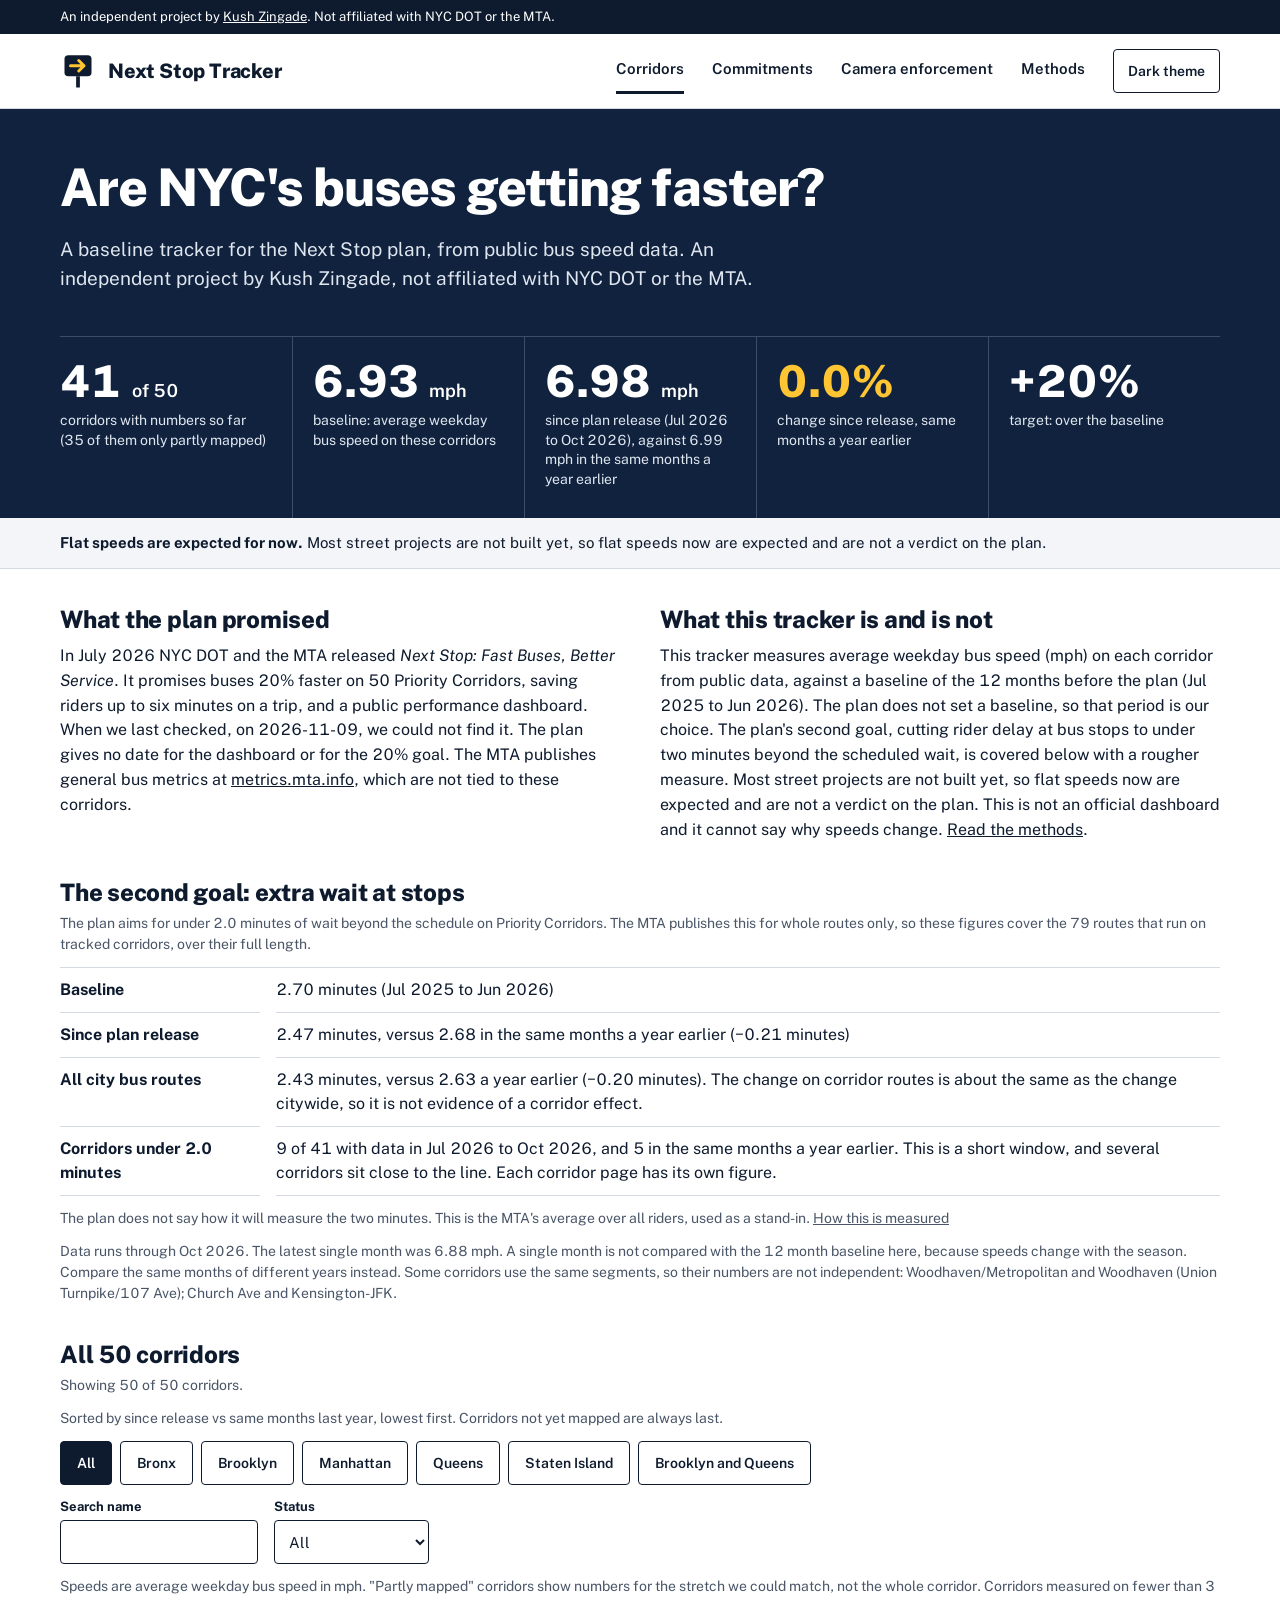
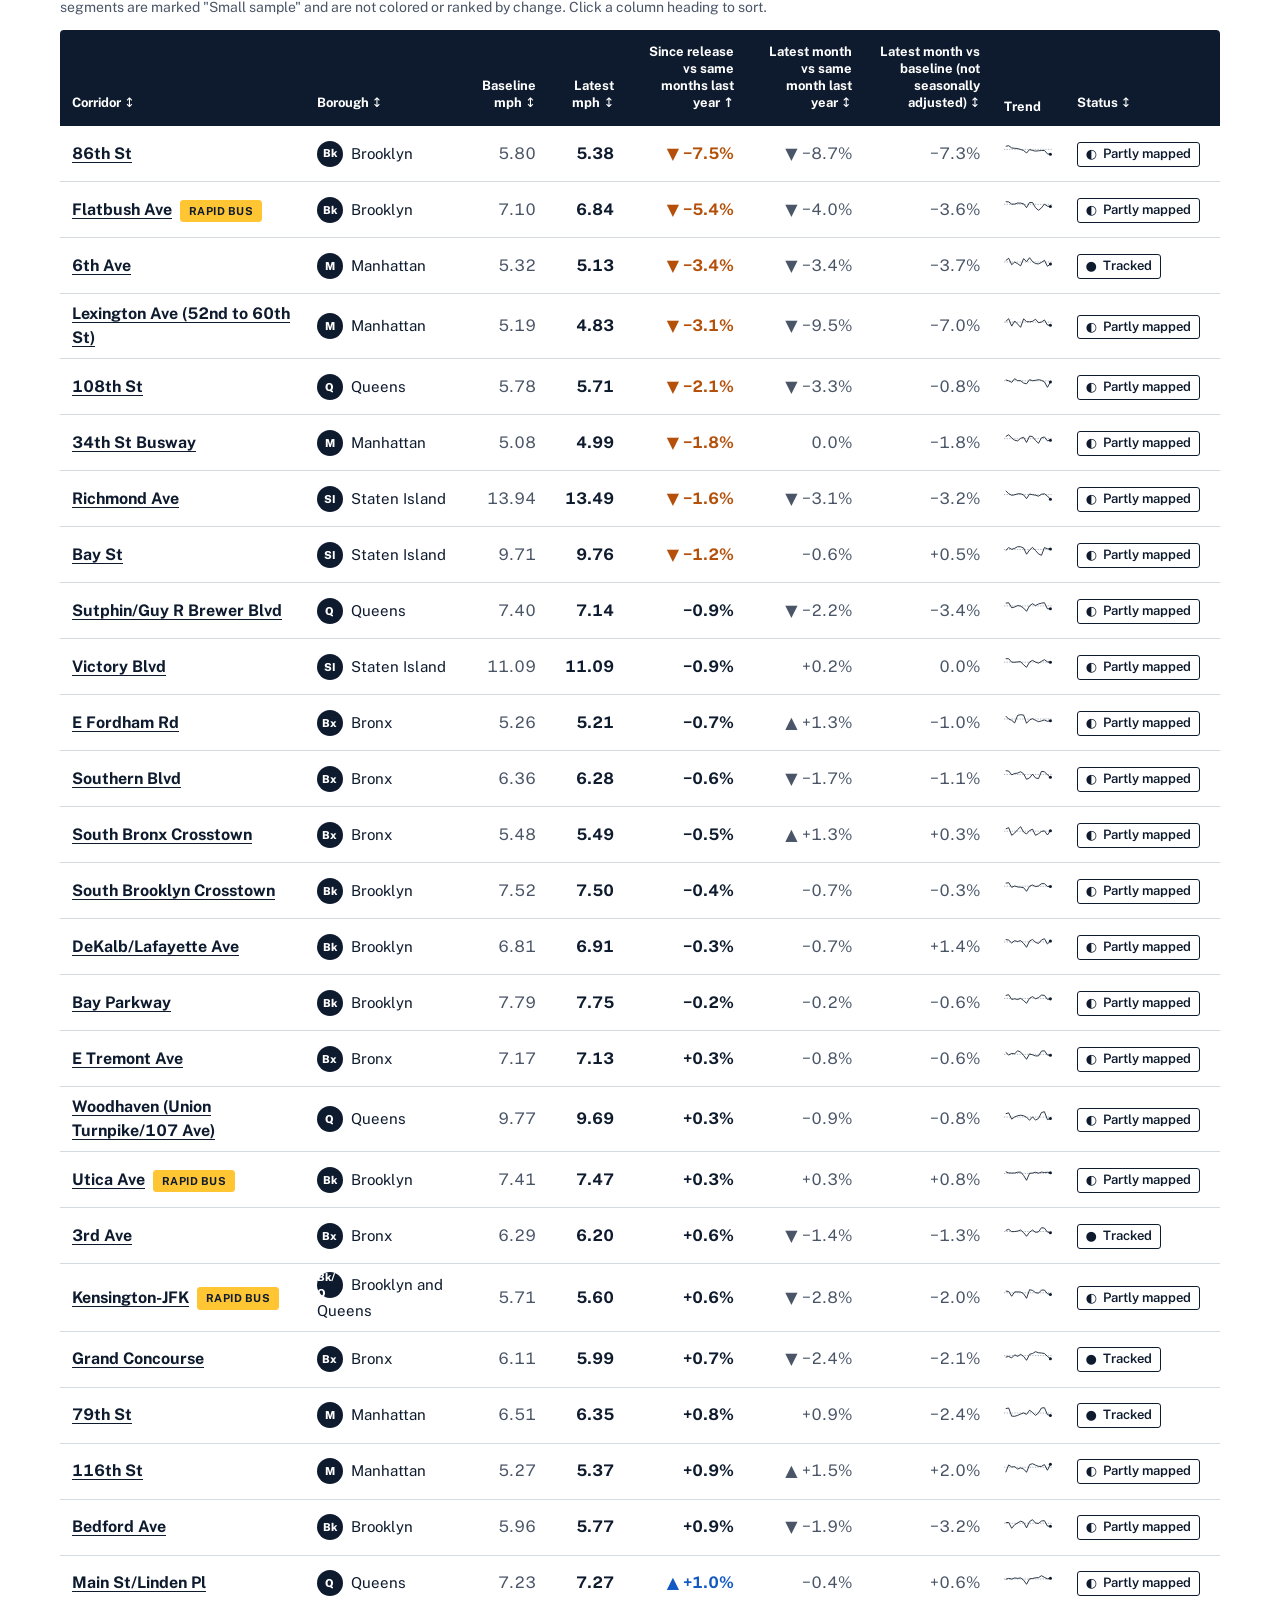
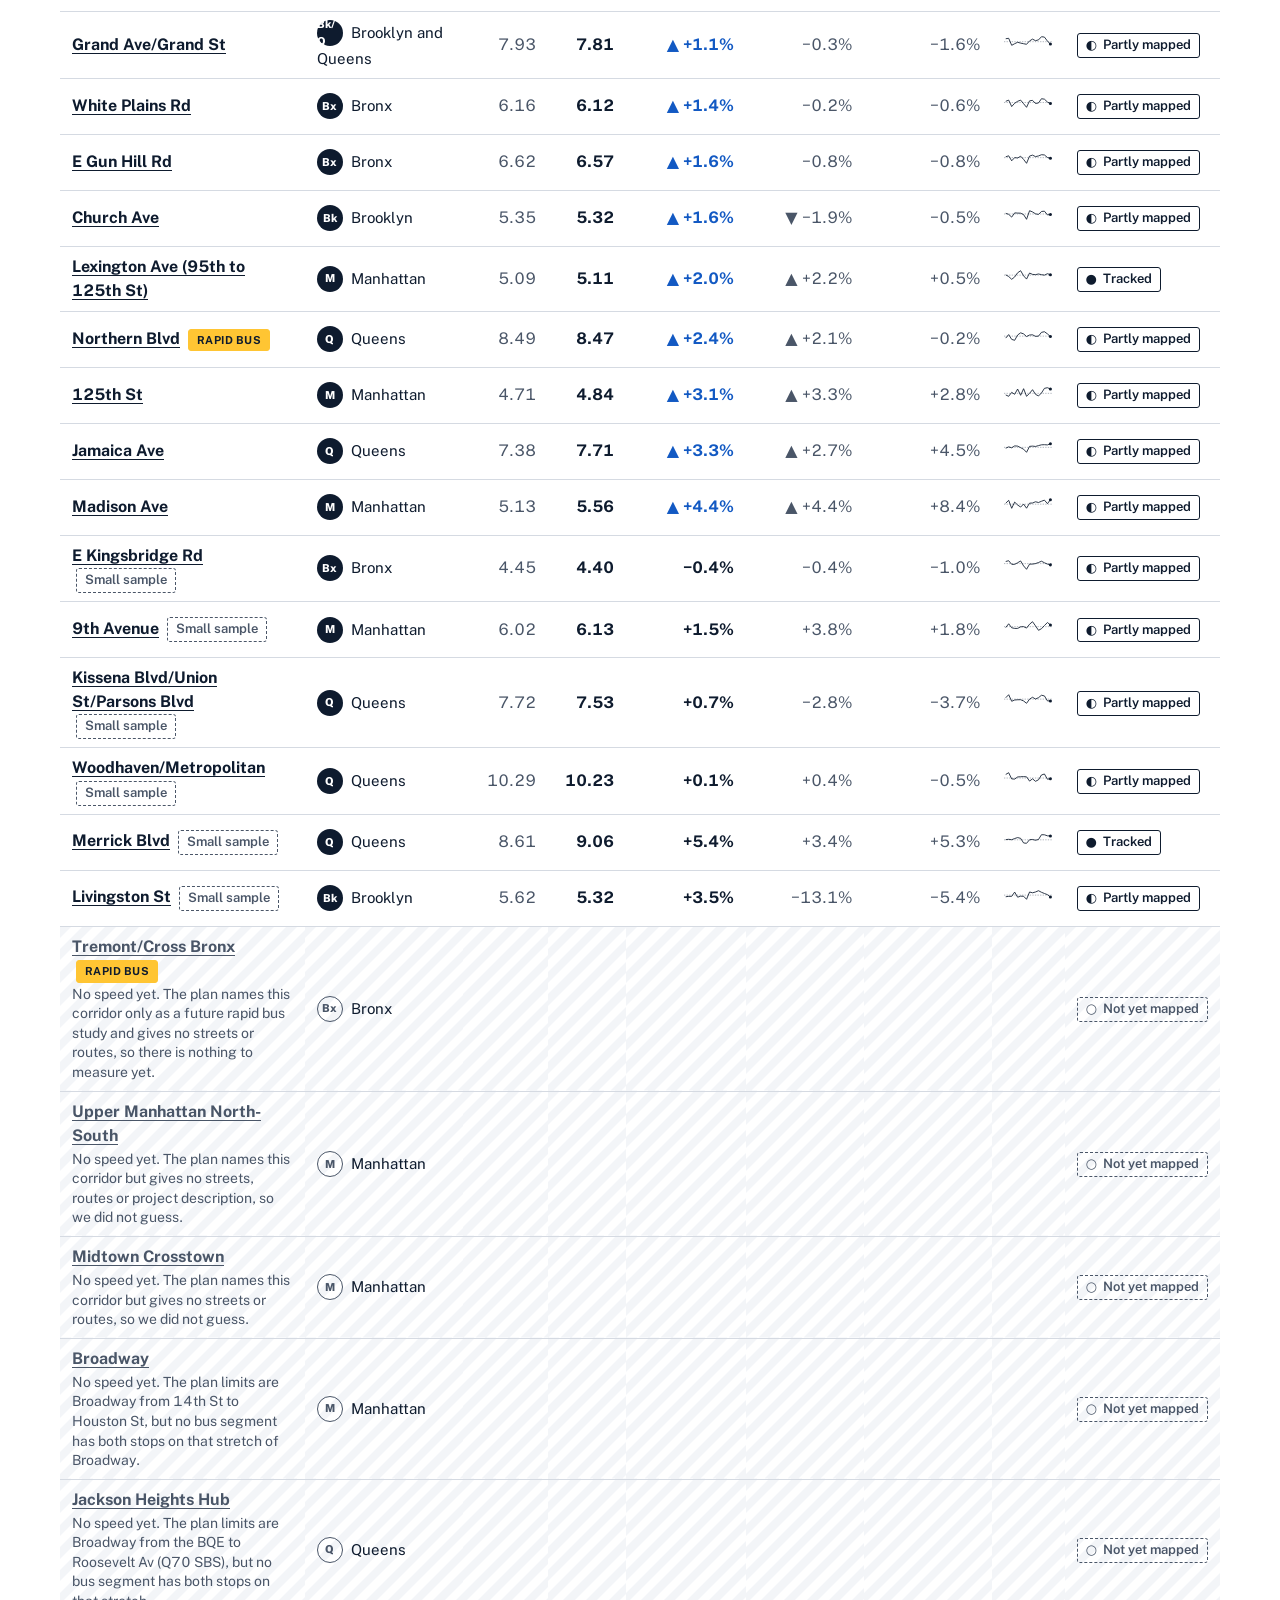
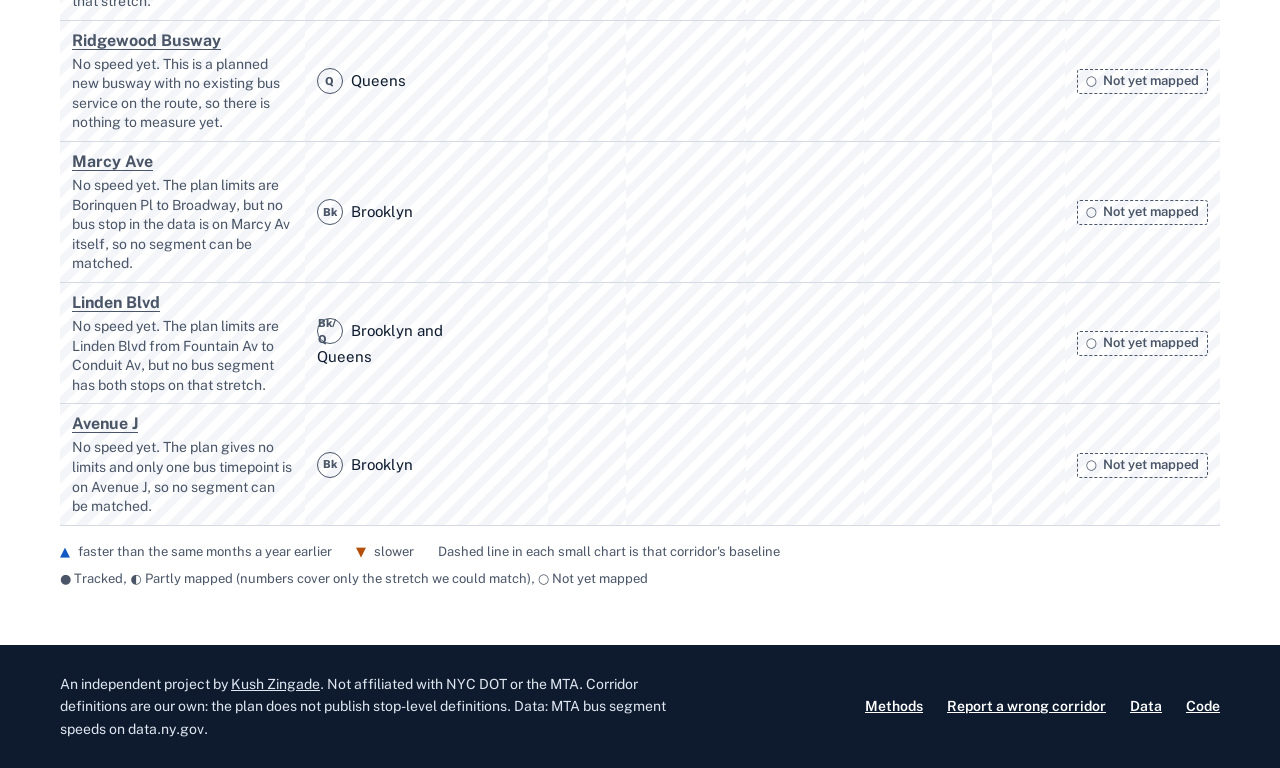
<file: site/index.html>
<!doctype html>
<html lang="en"><head><meta charset="utf-8"><meta name="viewport" content="width=device-width,initial-scale=1">
<title>Home | Next Stop Tracker</title>
<meta name="description" content="Independent baseline tracker for NYC's Next Stop: Fast Buses, Better Service plan.">
<script>(function(){var t=null;try{t=localStorage.getItem('nst-theme')}catch(e){}if(t!=='light'&&t!=='dark'){t='light';try{if(matchMedia('(prefers-color-scheme: dark)').matches)t='dark'}catch(e){}}document.documentElement.dataset.theme=t})()</script>
<link rel="icon" href="logo.svg" type="image/svg+xml">
<link rel="preconnect" href="https://fonts.googleapis.com"><link rel="preconnect" href="https://fonts.gstatic.com" crossorigin>
<link href="https://fonts.googleapis.com/css2?family=Public+Sans:wght@400;600;700;800&display=swap" rel="stylesheet">
<link rel="stylesheet" href="tokens.css"><link rel="stylesheet" href="style.css"></head>
<body data-page="home"><a class="skip" href="#app">Skip to content</a>
<div id="chrome-top"></div>
<main id="app" tabindex="-1"><div class="wrap"><p>Loading</p><noscript><p>This page needs JavaScript to show data.</p></noscript></div></main><div id="chrome-bottom"></div>
<script src="app.js"></script></body></html>
</file>
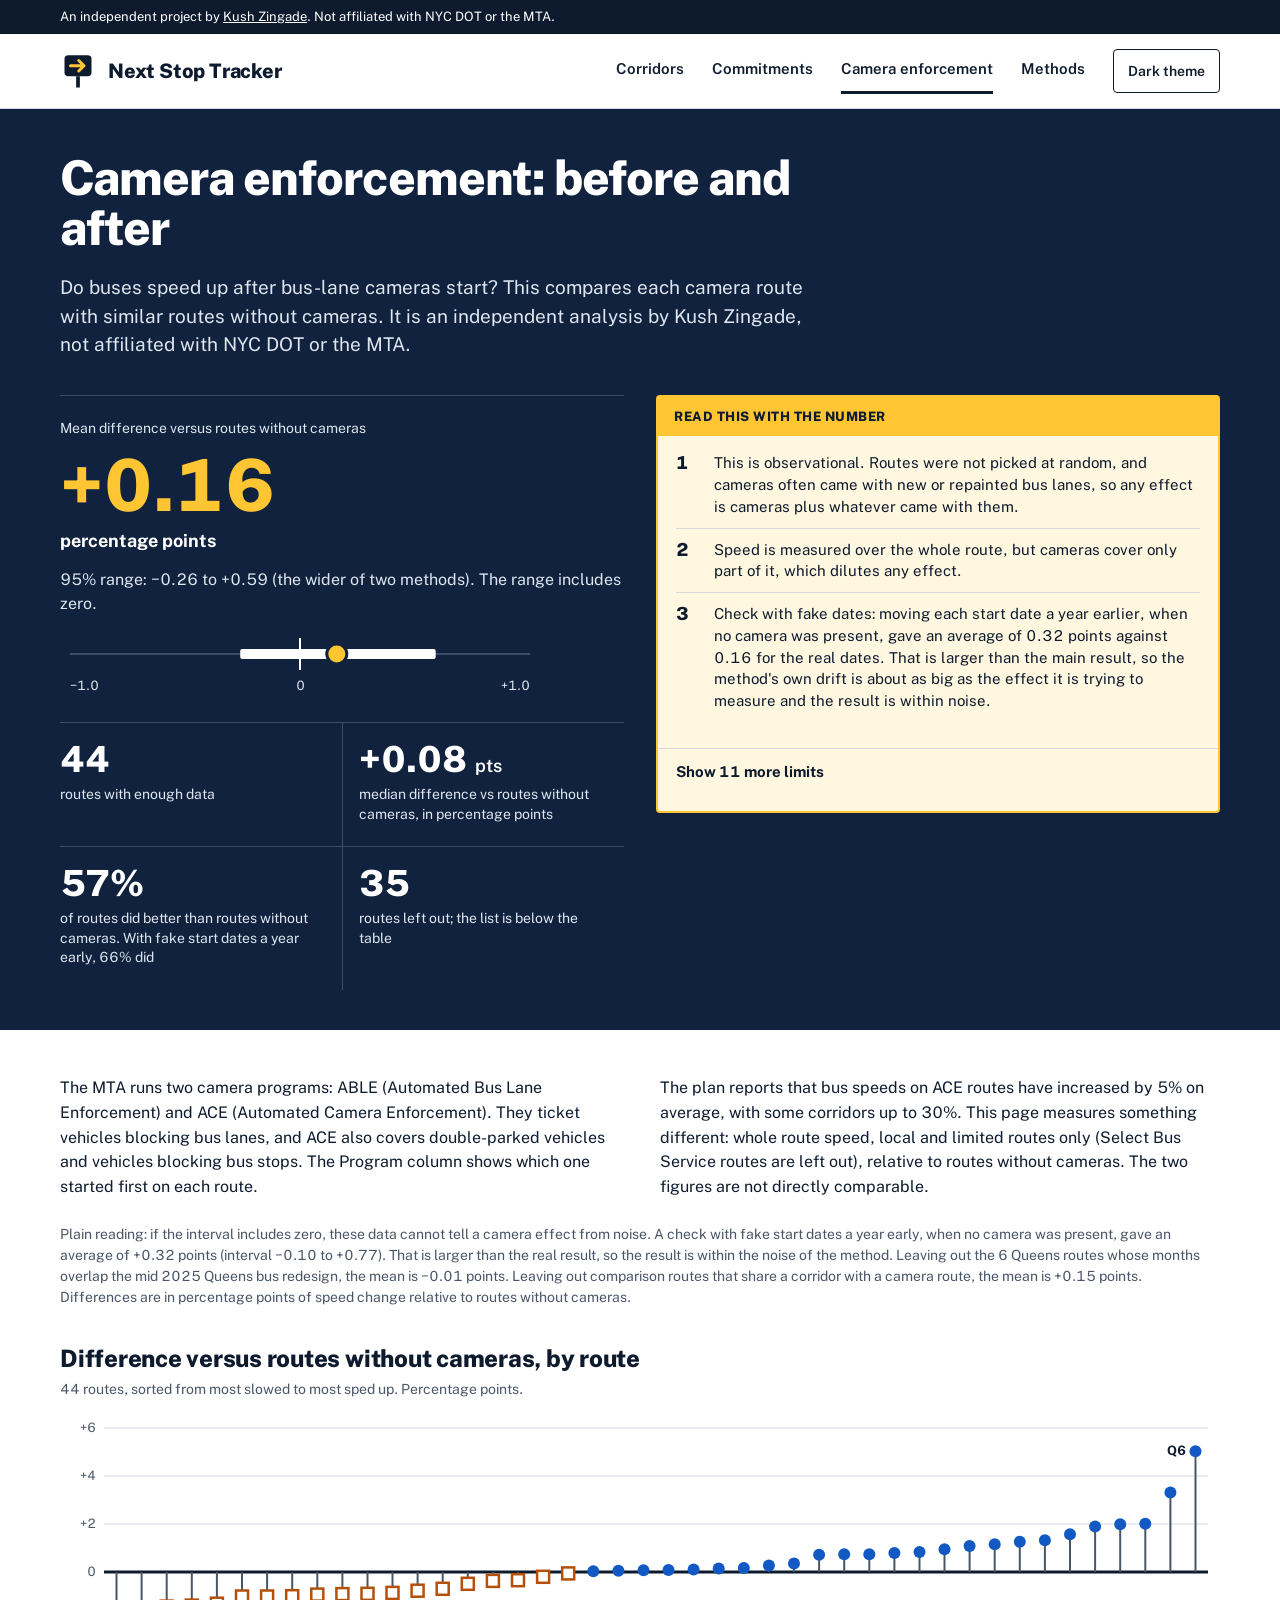
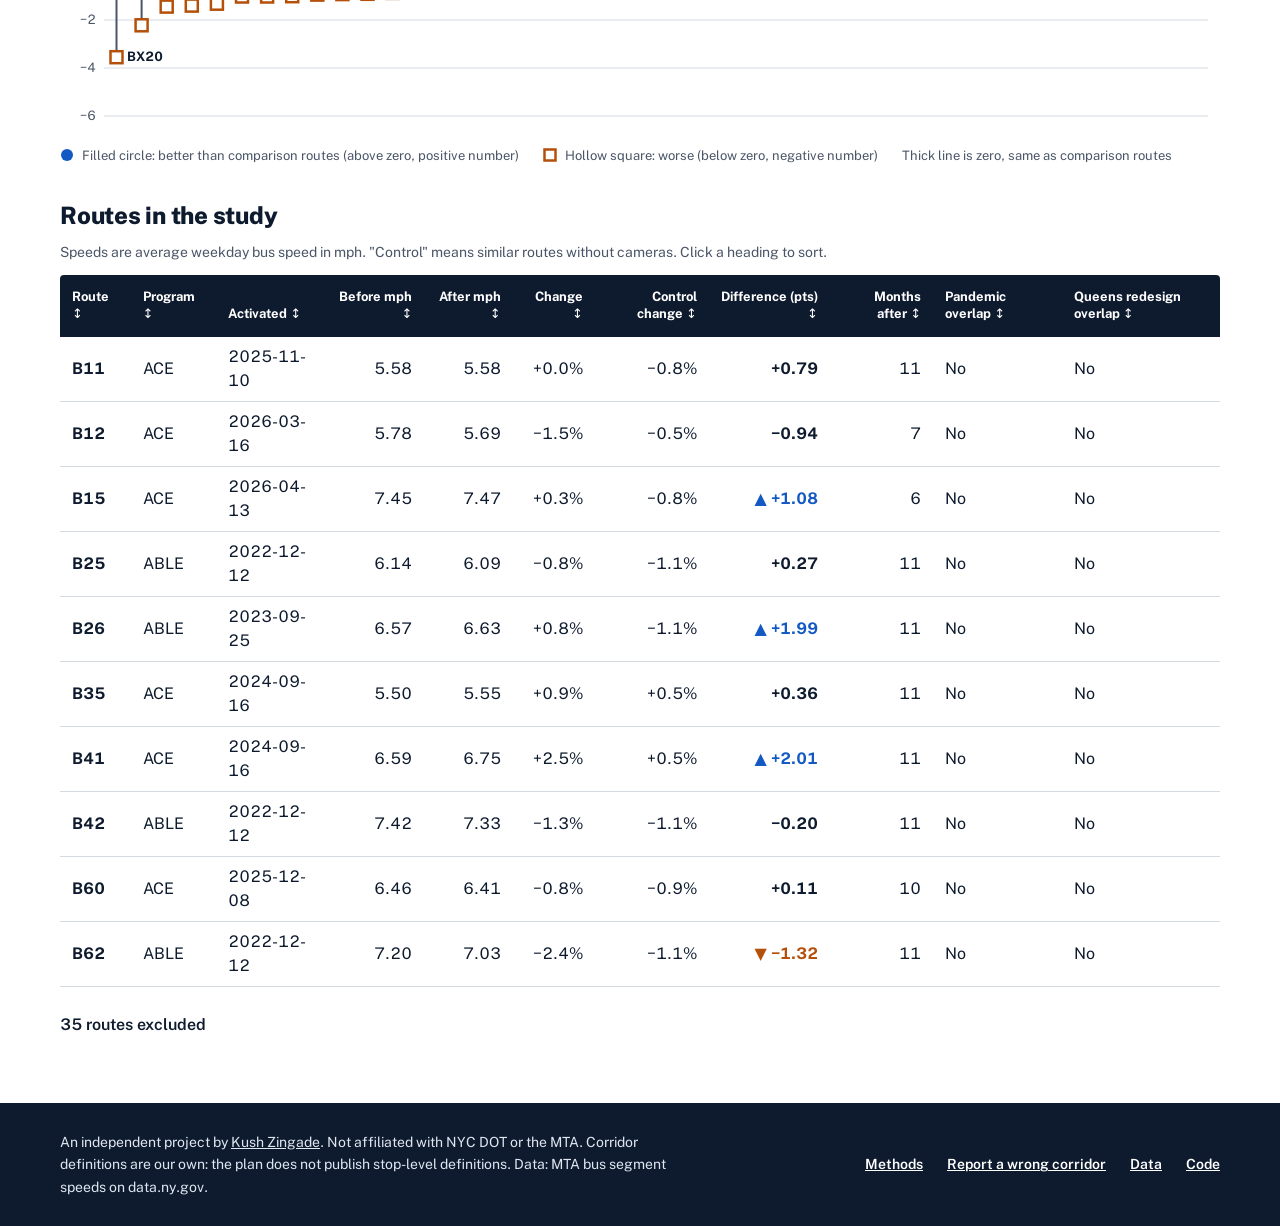
<file: site/ace.html>
<!doctype html>
<html lang="en"><head><meta charset="utf-8"><meta name="viewport" content="width=device-width,initial-scale=1">
<title>Camera enforcement | Next Stop Tracker</title>
<meta name="description" content="Independent baseline tracker for NYC's Next Stop: Fast Buses, Better Service plan.">
<script>(function(){var t=null;try{t=localStorage.getItem('nst-theme')}catch(e){}if(t!=='light'&&t!=='dark'){t='light';try{if(matchMedia('(prefers-color-scheme: dark)').matches)t='dark'}catch(e){}}document.documentElement.dataset.theme=t})()</script>
<link rel="icon" href="logo.svg" type="image/svg+xml">
<link rel="preconnect" href="https://fonts.googleapis.com"><link rel="preconnect" href="https://fonts.gstatic.com" crossorigin>
<link href="https://fonts.googleapis.com/css2?family=Public+Sans:wght@400;600;700;800&display=swap" rel="stylesheet">
<link rel="stylesheet" href="tokens.css"><link rel="stylesheet" href="style.css"></head>
<body data-page="ace"><a class="skip" href="#app">Skip to content</a>
<div id="chrome-top"></div>
<main id="app" tabindex="-1"><div class="wrap"><p>Loading</p><noscript><p>This page needs JavaScript to show data.</p></noscript></div></main><div id="chrome-bottom"></div>
<script src="app.js"></script></body></html>
</file>
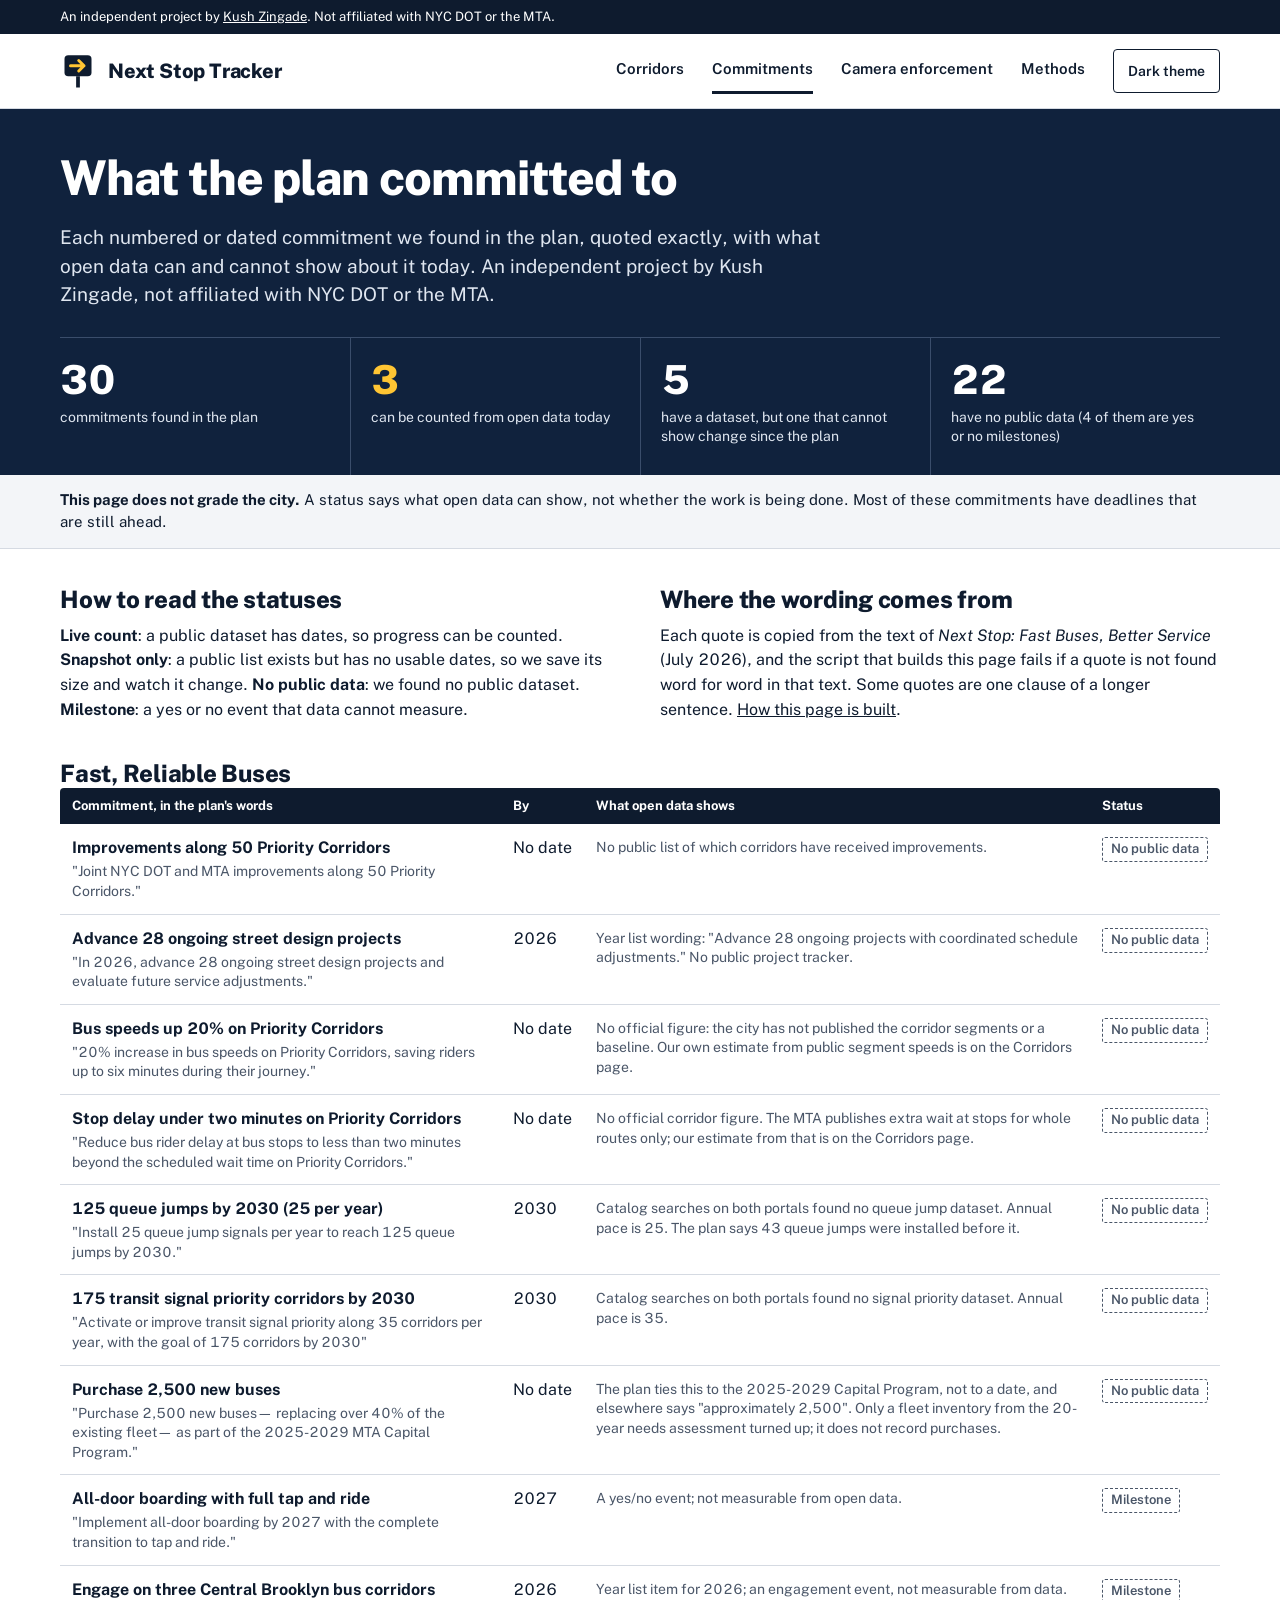
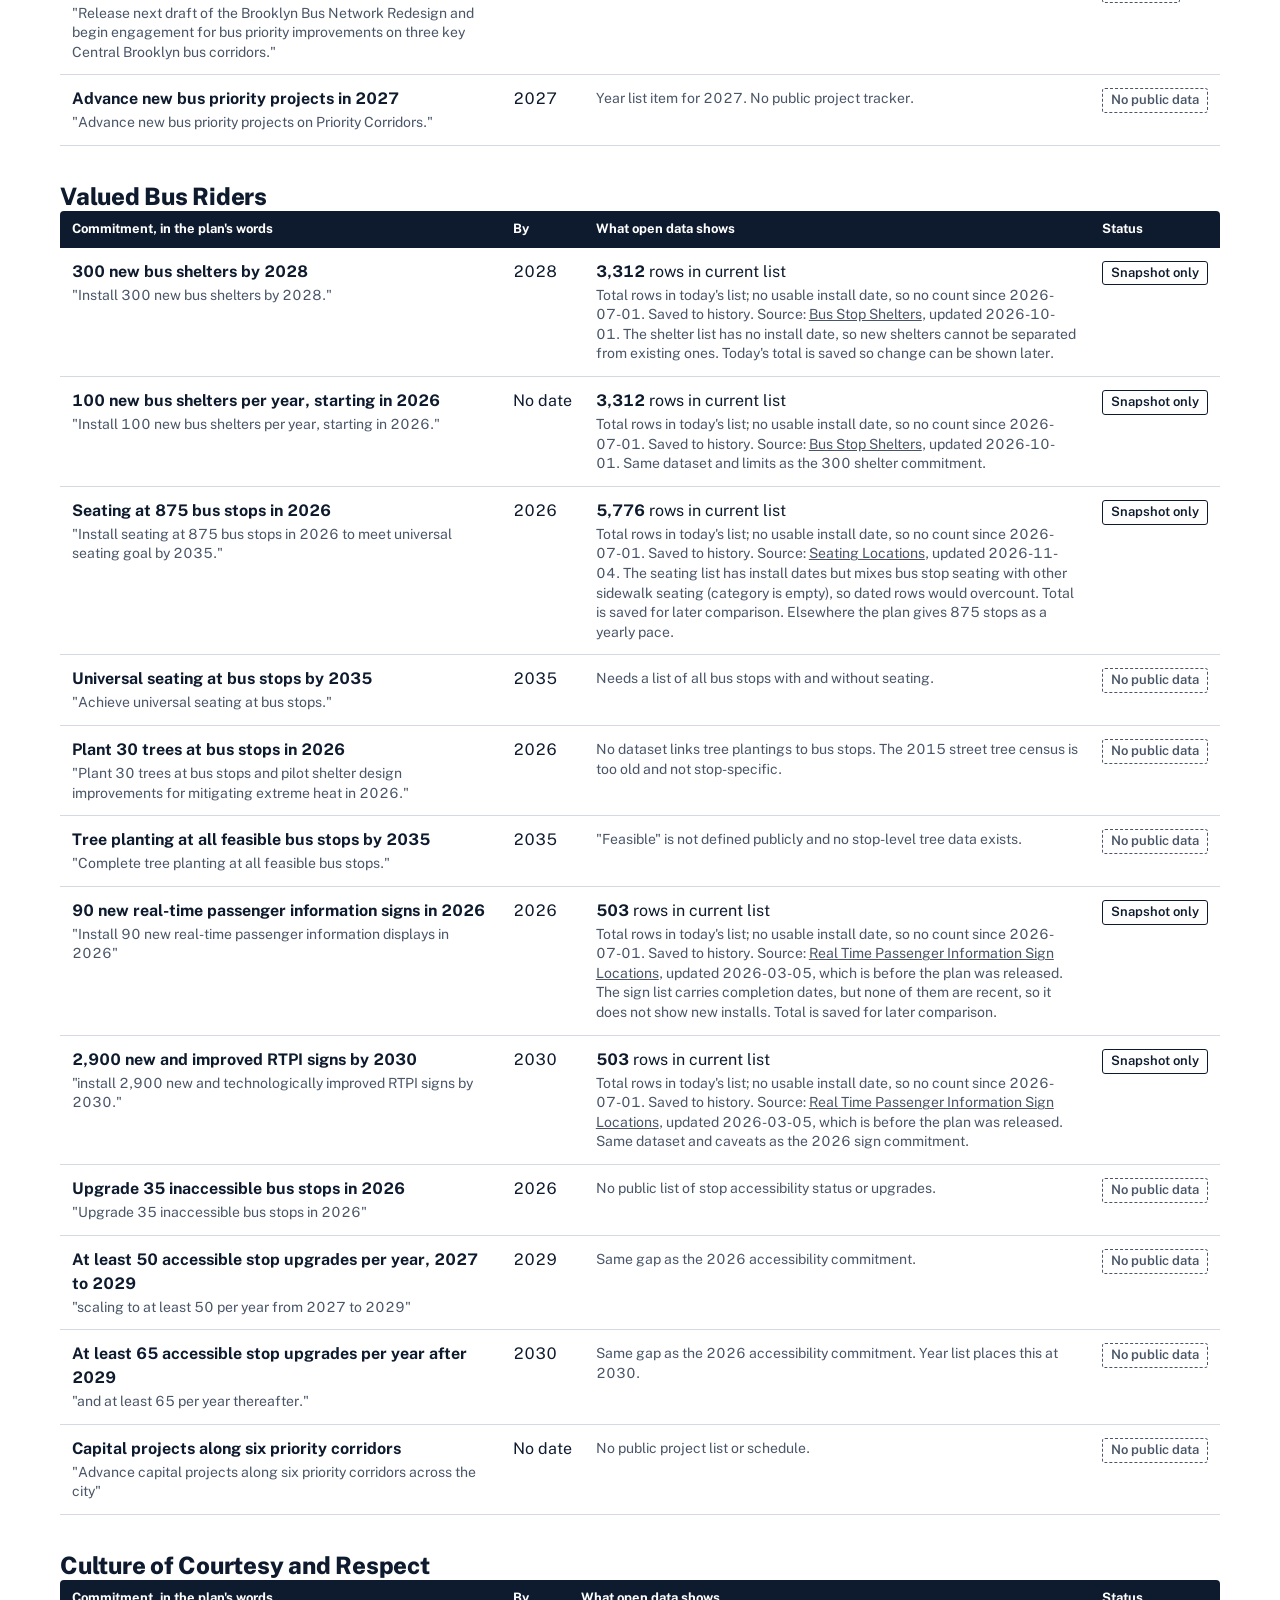
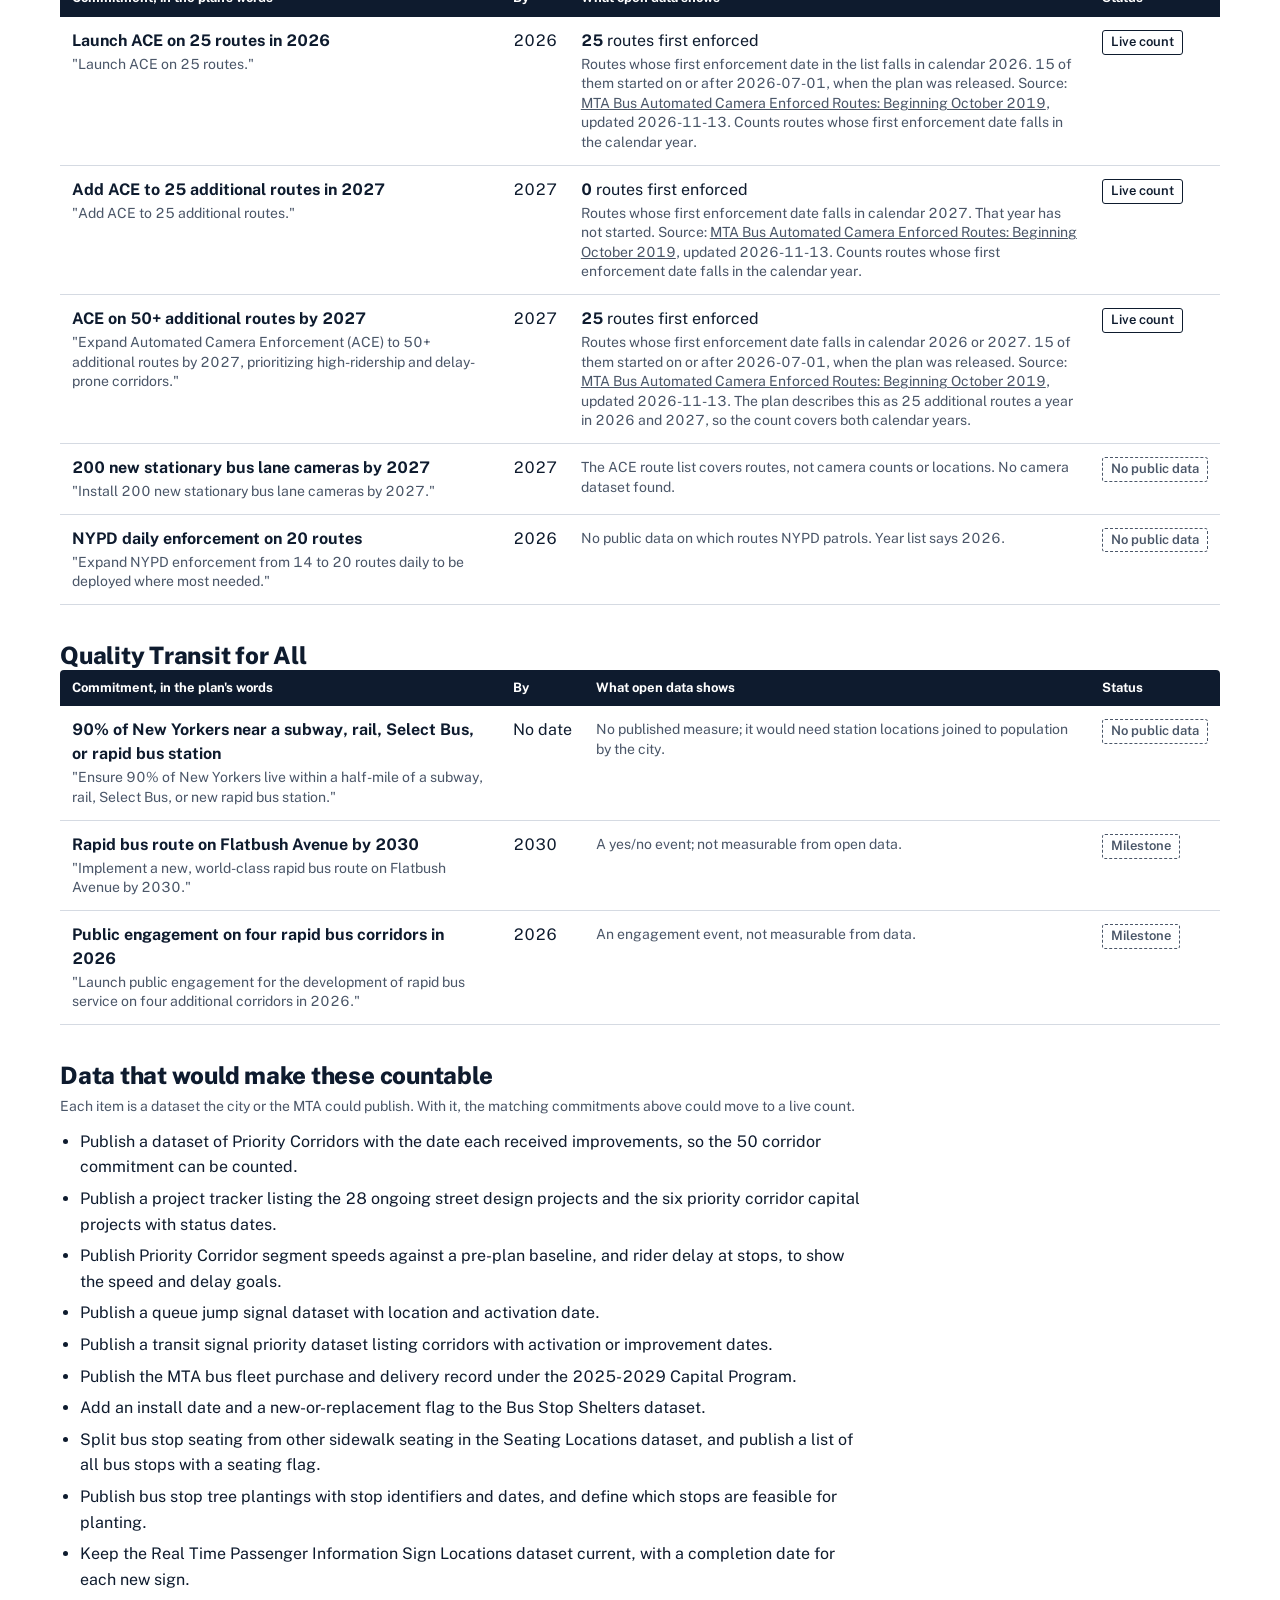
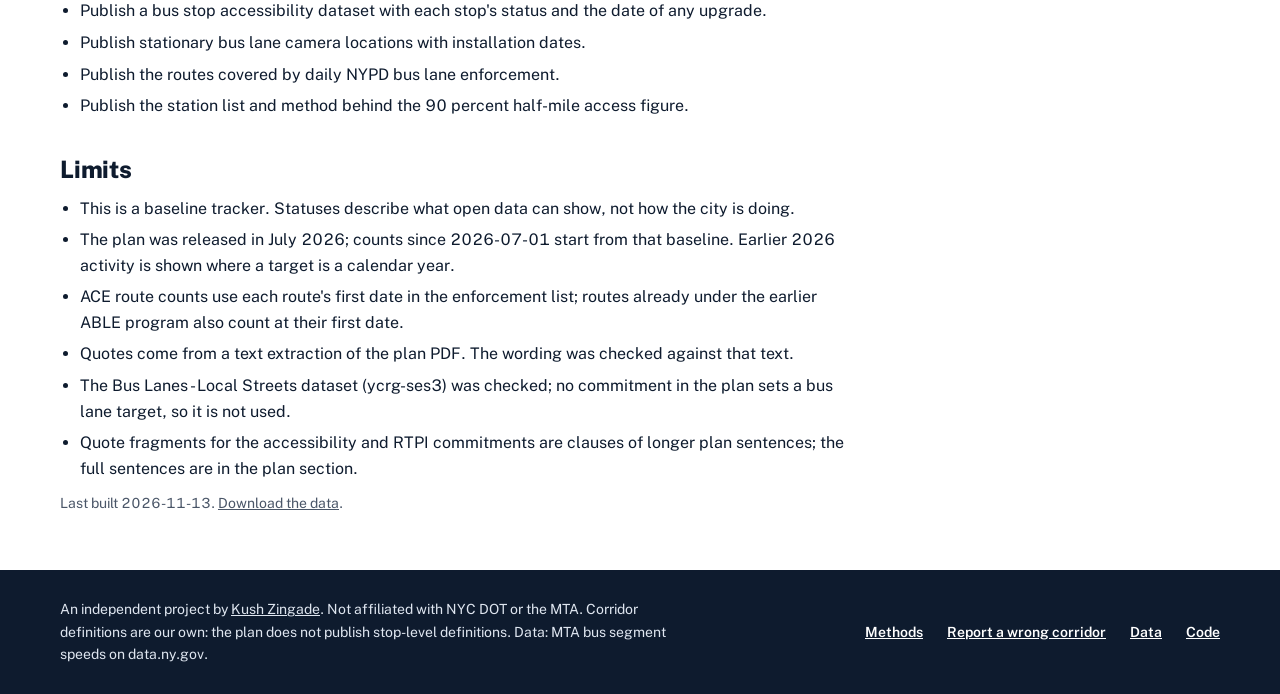
<file: site/commitments.html>
<!doctype html>
<html lang="en"><head><meta charset="utf-8"><meta name="viewport" content="width=device-width,initial-scale=1">
<title>Commitments | Next Stop Tracker</title>
<meta name="description" content="Independent baseline tracker for NYC's Next Stop: Fast Buses, Better Service plan.">
<script>(function(){var t=null;try{t=localStorage.getItem('nst-theme')}catch(e){}if(t!=='light'&&t!=='dark'){t='light';try{if(matchMedia('(prefers-color-scheme: dark)').matches)t='dark'}catch(e){}}document.documentElement.dataset.theme=t})()</script>
<link rel="icon" href="logo.svg" type="image/svg+xml">
<link rel="preconnect" href="https://fonts.googleapis.com"><link rel="preconnect" href="https://fonts.gstatic.com" crossorigin>
<link href="https://fonts.googleapis.com/css2?family=Public+Sans:wght@400;600;700;800&display=swap" rel="stylesheet">
<link rel="stylesheet" href="tokens.css"><link rel="stylesheet" href="style.css"></head>
<body data-page="commitments"><a class="skip" href="#app">Skip to content</a>
<div id="chrome-top"></div>
<main id="app" tabindex="-1"><div class="wrap"><p>Loading</p><noscript><p>This page needs JavaScript to show data.</p></noscript></div></main><div id="chrome-bottom"></div>
<script src="app.js"></script></body></html>
</file>
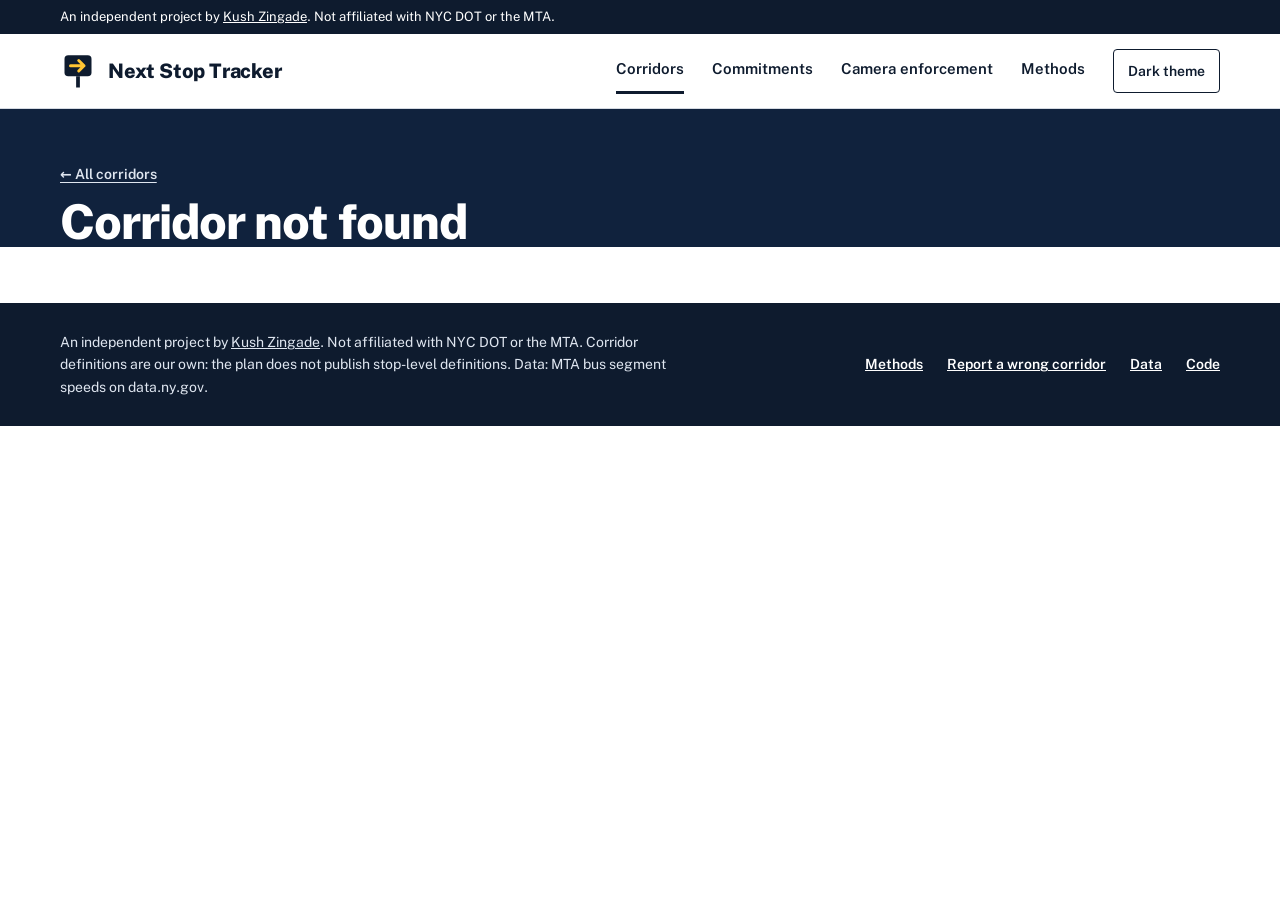
<file: site/corridor.html>
<!doctype html>
<html lang="en"><head><meta charset="utf-8"><meta name="viewport" content="width=device-width,initial-scale=1">
<title>Corridor | Next Stop Tracker</title>
<meta name="description" content="Independent baseline tracker for NYC's Next Stop: Fast Buses, Better Service plan.">
<script>(function(){var t=null;try{t=localStorage.getItem('nst-theme')}catch(e){}if(t!=='light'&&t!=='dark'){t='light';try{if(matchMedia('(prefers-color-scheme: dark)').matches)t='dark'}catch(e){}}document.documentElement.dataset.theme=t})()</script>
<link rel="icon" href="logo.svg" type="image/svg+xml">
<link rel="preconnect" href="https://fonts.googleapis.com"><link rel="preconnect" href="https://fonts.gstatic.com" crossorigin>
<link href="https://fonts.googleapis.com/css2?family=Public+Sans:wght@400;600;700;800&display=swap" rel="stylesheet">
<link rel="stylesheet" href="tokens.css"><link rel="stylesheet" href="style.css"></head>
<body data-page="corridor"><a class="skip" href="#app">Skip to content</a>
<div id="chrome-top"></div>
<main id="app" tabindex="-1"><div class="wrap"><p>Loading</p><noscript><p>This page needs JavaScript to show data.</p></noscript></div></main><div id="chrome-bottom"></div>
<script src="app.js"></script></body></html>
</file>
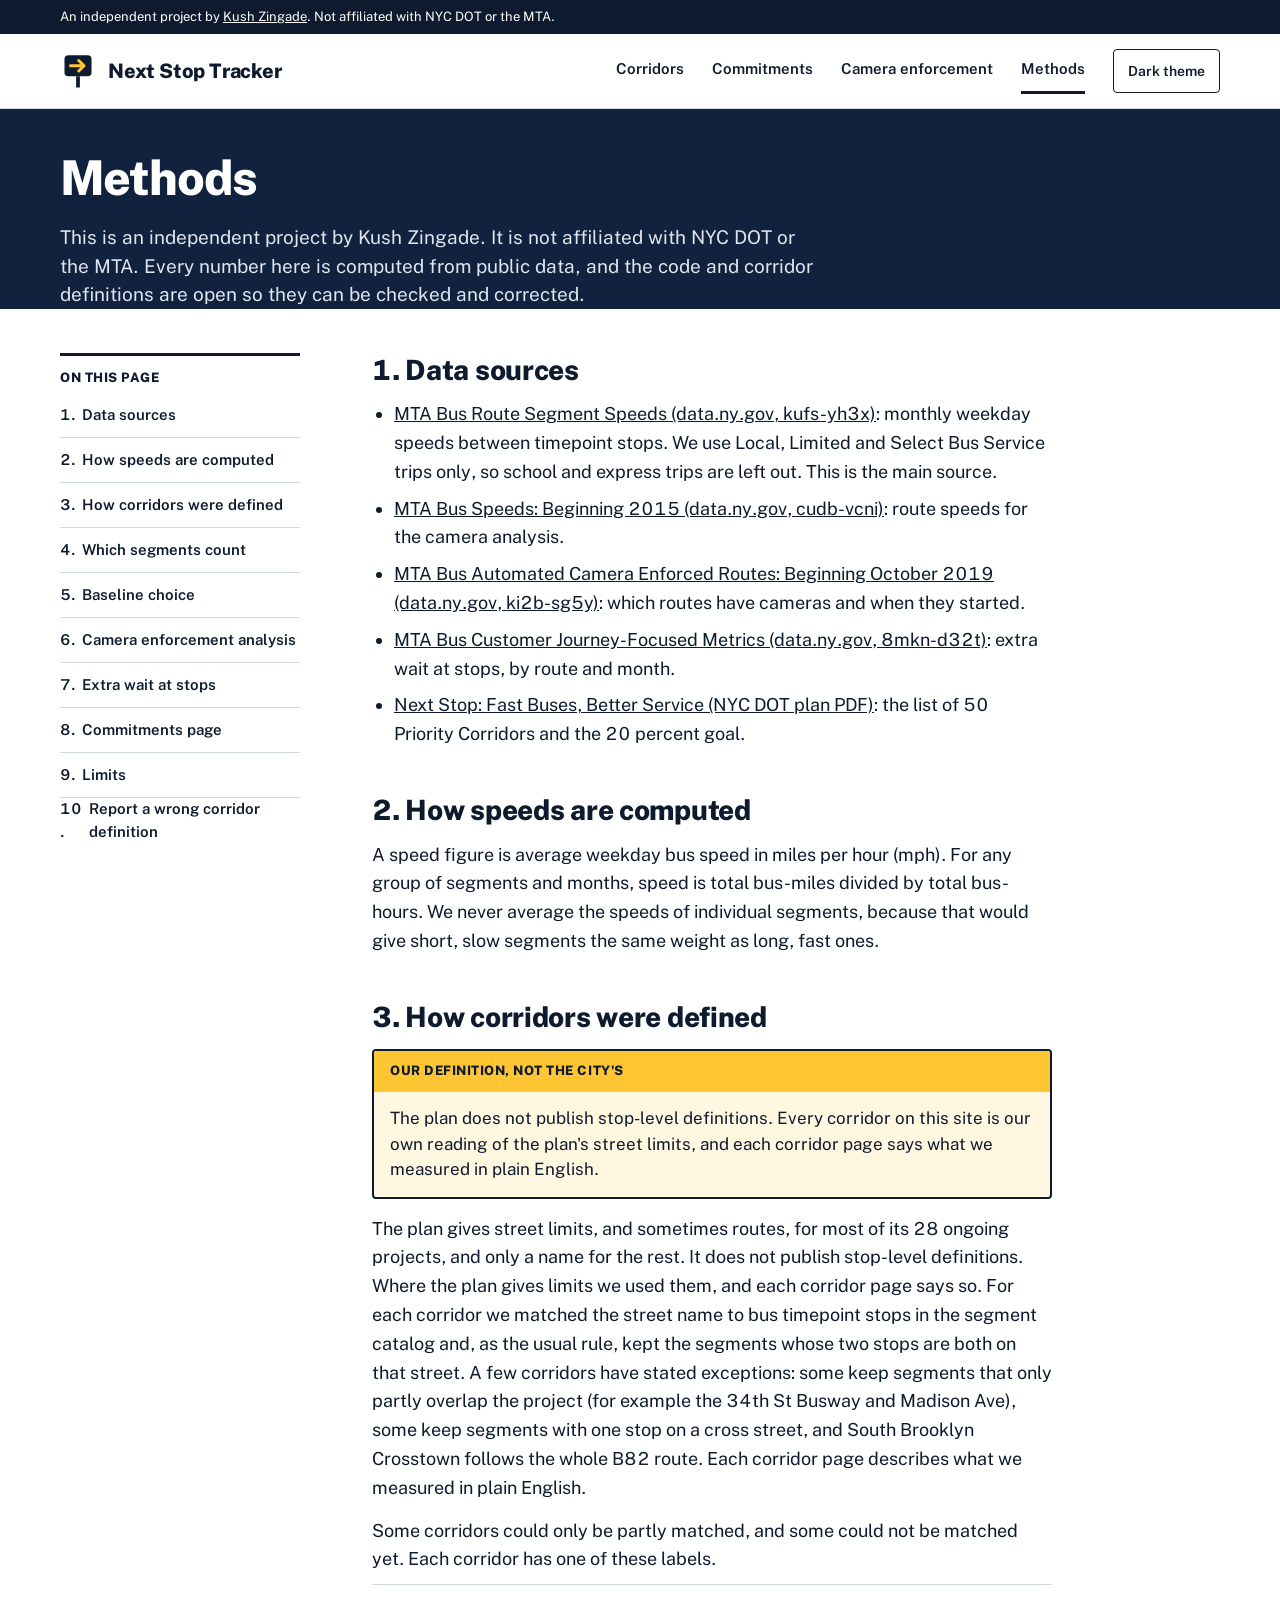
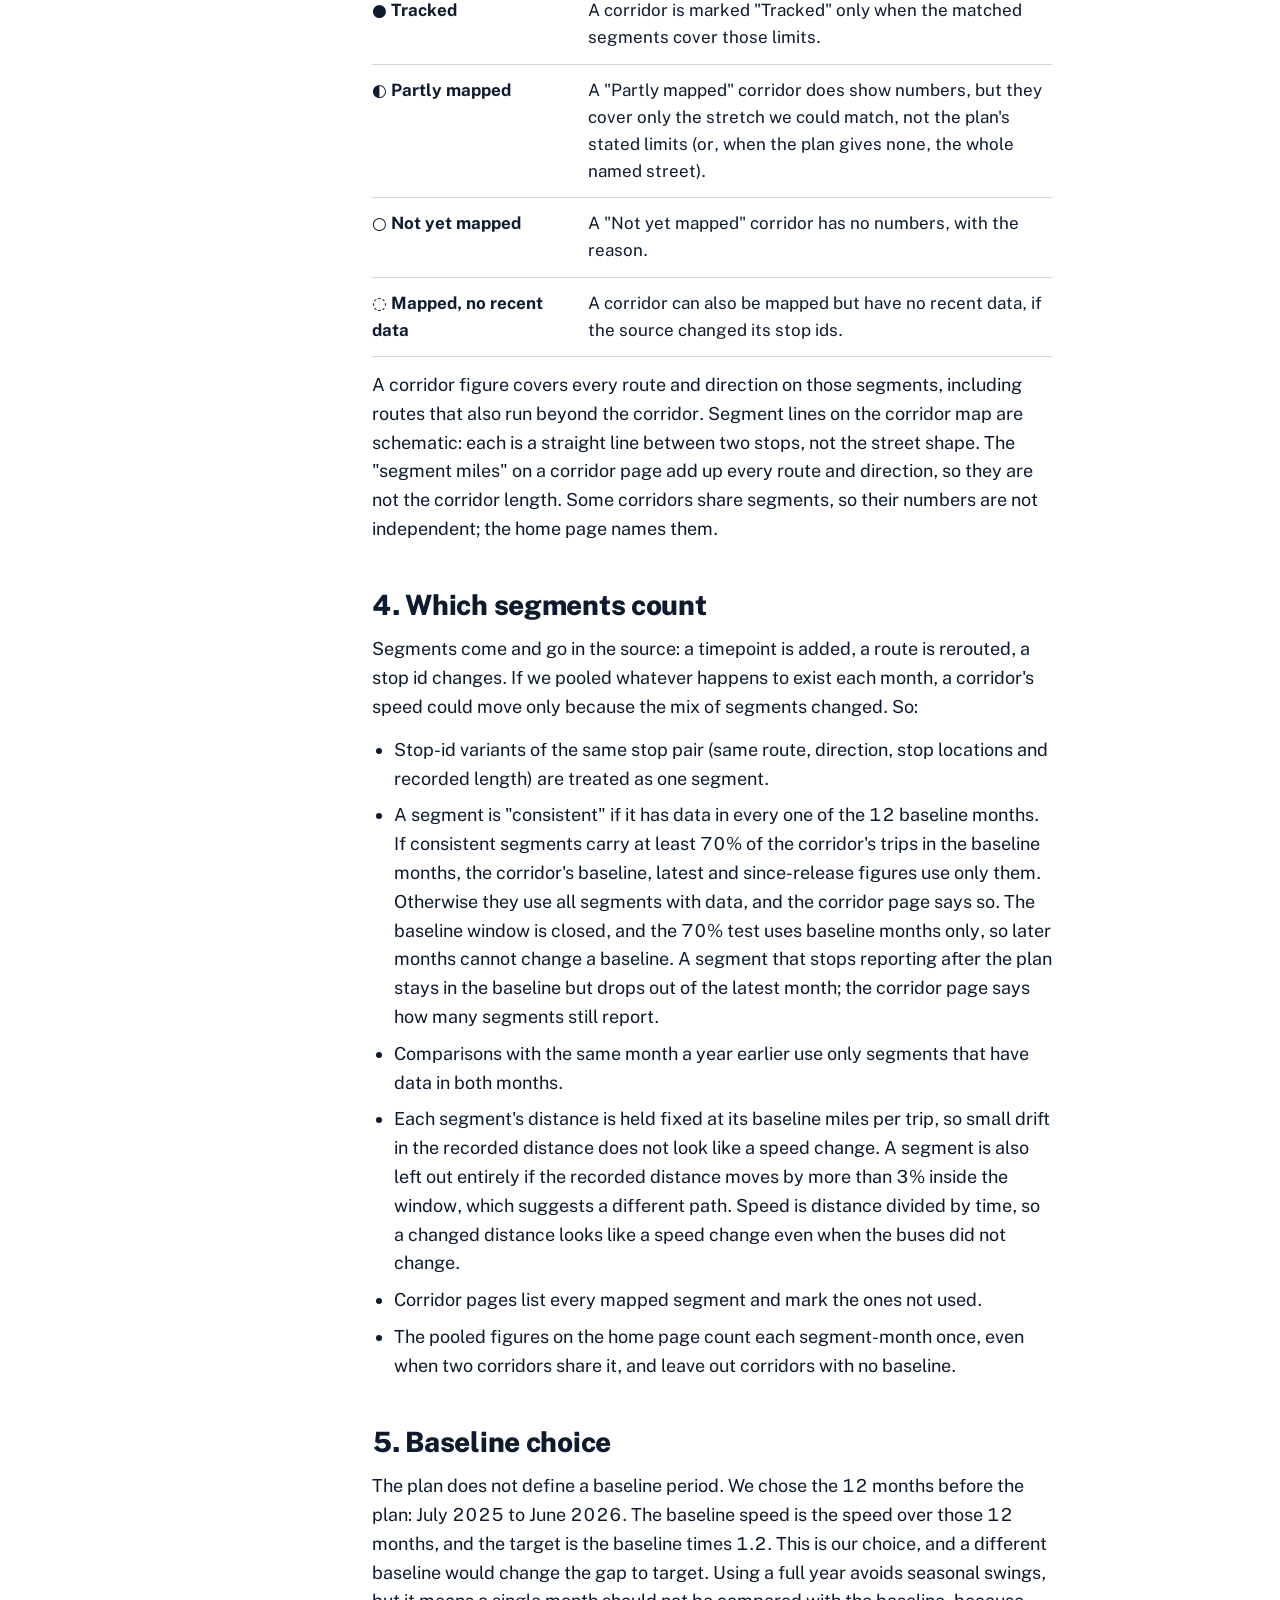
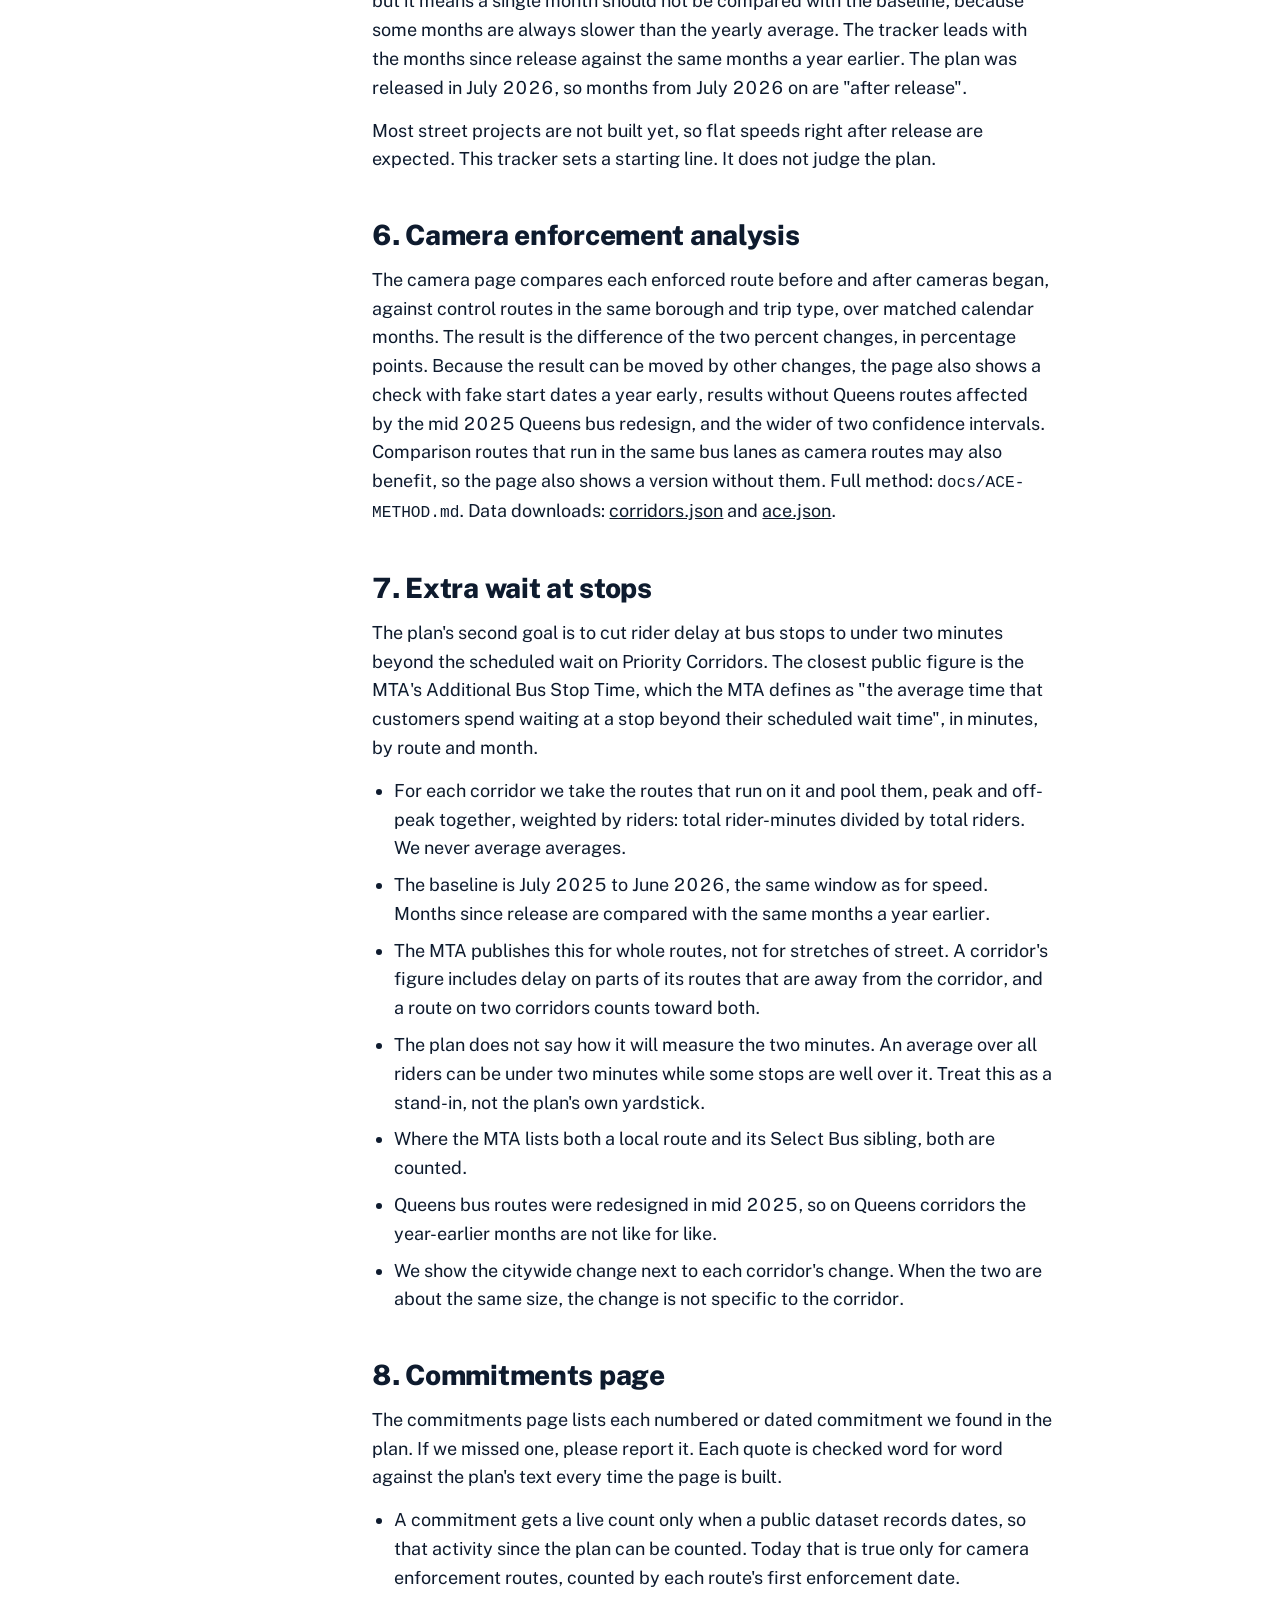
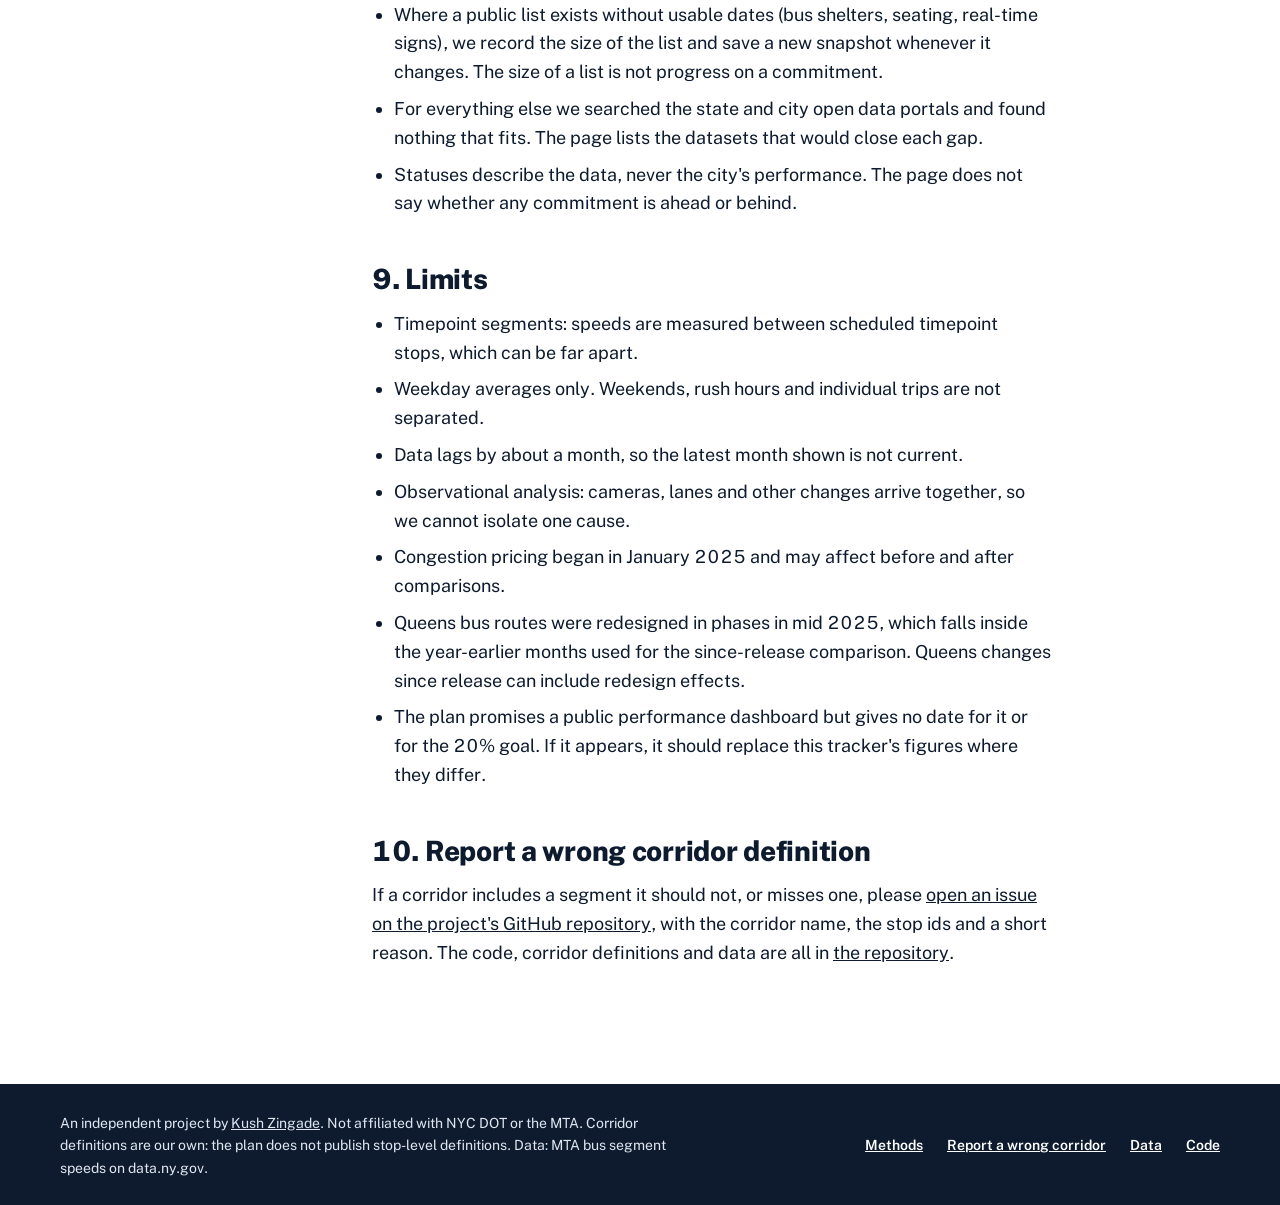
<file: site/methods.html>
<!doctype html>
<html lang="en"><head><meta charset="utf-8"><meta name="viewport" content="width=device-width,initial-scale=1">
<title>Methods | Next Stop Tracker</title>
<meta name="description" content="How the Next Stop Tracker measures bus speeds, defines corridors and chooses a baseline.">
<script>(function(){var t=null;try{t=localStorage.getItem('nst-theme')}catch(e){}if(t!=='light'&&t!=='dark'){t='light';try{if(matchMedia('(prefers-color-scheme: dark)').matches)t='dark'}catch(e){}}document.documentElement.dataset.theme=t})()</script>
<link rel="icon" href="logo.svg" type="image/svg+xml">
<link rel="preconnect" href="https://fonts.googleapis.com"><link rel="preconnect" href="https://fonts.gstatic.com" crossorigin>
<link href="https://fonts.googleapis.com/css2?family=Public+Sans:wght@400;600;700;800&display=swap" rel="stylesheet">
<link rel="stylesheet" href="tokens.css"><link rel="stylesheet" href="style.css"></head>
<body data-page="methods"><a class="skip" href="#app">Skip to content</a>
<div id="chrome-top"></div>
<main id="app" tabindex="-1">
<section class="hero inner"><div class="wrap"><h1 class="display inner">Methods</h1><p class="lead">This is an independent project by Kush Zingade. It is not affiliated with NYC DOT or the MTA. Every number here is computed from public data, and the code and corridor definitions are open so they can be checked and corrected.</p></div></section>
<div class="wrap methods">
<nav class="toc" aria-label="On this page"><div class="tochd">On this page</div><ol><li><a href="#s1">Data sources</a></li><li><a href="#s2">How speeds are computed</a></li><li><a href="#s3">How corridors were defined</a></li><li><a href="#s4">Which segments count</a></li><li><a href="#s5">Baseline choice</a></li><li><a href="#s6">Camera enforcement analysis</a></li><li><a href="#delay">Extra wait at stops</a></li><li><a href="#commitments">Commitments page</a></li><li><a href="#s7">Limits</a></li><li><a href="#s8">Report a wrong corridor definition</a></li></ol></nav>
<div class="mbody">
<section id="s1" aria-labelledby="s1h"><h2 id="s1h">Data sources</h2><ul>
<li><a href="https://data.ny.gov/d/kufs-yh3x">MTA Bus Route Segment Speeds (data.ny.gov, kufs-yh3x)</a>: monthly weekday speeds between timepoint stops. We use Local, Limited and Select Bus Service trips only, so school and express trips are left out. This is the main source.</li>
<li><a href="https://data.ny.gov/d/cudb-vcni">MTA Bus Speeds: Beginning 2015 (data.ny.gov, cudb-vcni)</a>: route speeds for the camera analysis.</li>
<li><a href="https://data.ny.gov/d/ki2b-sg5y">MTA Bus Automated Camera Enforced Routes: Beginning October 2019 (data.ny.gov, ki2b-sg5y)</a>: which routes have cameras and when they started.</li>
<li><a href="https://data.ny.gov/d/8mkn-d32t">MTA Bus Customer Journey-Focused Metrics (data.ny.gov, 8mkn-d32t)</a>: extra wait at stops, by route and month.</li>
<li><a href="https://www.nyc.gov/html/dot/downloads/pdf/next-stop-fast-buses-better-service.pdf">Next Stop: Fast Buses, Better Service (NYC DOT plan PDF)</a>: the list of 50 Priority Corridors and the 20 percent goal.</li>
</ul></section>
<section id="s2" aria-labelledby="s2h"><h2 id="s2h">How speeds are computed</h2><p>A speed figure is average weekday bus speed in miles per hour (mph). For any group of segments and months, speed is total bus-miles divided by total bus-hours. We never average the speeds of individual segments, because that would give short, slow segments the same weight as long, fast ones.</p></section>
<section id="s3" aria-labelledby="s3h"><h2 id="s3h">How corridors were defined</h2><div class="callout inline"><div class="chd">Our definition, not the city's</div><div class="cbd"><p>The plan does not publish stop-level definitions. Every corridor on this site is our own reading of the plan's street limits, and each corridor page says what we measured in plain English.</p></div></div><p>The plan gives street limits, and sometimes routes, for most of its 28 ongoing projects, and only a name for the rest. It does not publish stop-level definitions. Where the plan gives limits we used them, and each corridor page says so. For each corridor we matched the street name to bus timepoint stops in the segment catalog and, as the usual rule, kept the segments whose two stops are both on that street. A few corridors have stated exceptions: some keep segments that only partly overlap the project (for example the 34th St Busway and Madison Ave), some keep segments with one stop on a cross street, and South Brooklyn Crosstown follows the whole B82 route. Each corridor page describes what we measured in plain English.</p><p>Some corridors could only be partly matched, and some could not be matched yet. Each corridor has one of these labels.</p>
<dl class="defs">
<div><dt>● Tracked</dt><dd>A corridor is marked "Tracked" only when the matched segments cover those limits.</dd></div>
<div><dt>◐ Partly mapped</dt><dd>A "Partly mapped" corridor does show numbers, but they cover only the stretch we could match, not the plan's stated limits (or, when the plan gives none, the whole named street).</dd></div>
<div><dt>○ Not yet mapped</dt><dd>A "Not yet mapped" corridor has no numbers, with the reason.</dd></div>
<div><dt>◌ Mapped, no recent data</dt><dd>A corridor can also be mapped but have no recent data, if the source changed its stop ids.</dd></div>
</dl><p>A corridor figure covers every route and direction on those segments, including routes that also run beyond the corridor. Segment lines on the corridor map are schematic: each is a straight line between two stops, not the street shape. The "segment miles" on a corridor page add up every route and direction, so they are not the corridor length. Some corridors share segments, so their numbers are not independent; the home page names them.</p></section>
<section id="s4" aria-labelledby="s4h"><span id="basis"></span><h2 id="s4h">Which segments count</h2><p>Segments come and go in the source: a timepoint is added, a route is rerouted, a stop id changes. If we pooled whatever happens to exist each month, a corridor's speed could move only because the mix of segments changed. So:</p>
<ul>
<li>Stop-id variants of the same stop pair (same route, direction, stop locations and recorded length) are treated as one segment.</li>
<li>A segment is "consistent" if it has data in every one of the 12 baseline months. If consistent segments carry at least 70% of the corridor's trips in the baseline months, the corridor's baseline, latest and since-release figures use only them. Otherwise they use all segments with data, and the corridor page says so. The baseline window is closed, and the 70% test uses baseline months only, so later months cannot change a baseline. A segment that stops reporting after the plan stays in the baseline but drops out of the latest month; the corridor page says how many segments still report.</li>
<li>Comparisons with the same month a year earlier use only segments that have data in both months.</li>
<li>Each segment's distance is held fixed at its baseline miles per trip, so small drift in the recorded distance does not look like a speed change. A segment is also left out entirely if the recorded distance moves by more than 3% inside the window, which suggests a different path. Speed is distance divided by time, so a changed distance looks like a speed change even when the buses did not change.</li>
<li>Corridor pages list every mapped segment and mark the ones not used.</li>
<li>The pooled figures on the home page count each segment-month once, even when two corridors share it, and leave out corridors with no baseline.</li>
</ul></section>
<section id="s5" aria-labelledby="s5h"><h2 id="s5h">Baseline choice</h2><p>The plan does not define a baseline period. We chose the 12 months before the plan: July 2025 to June 2026. The baseline speed is the speed over those 12 months, and the target is the baseline times 1.2. This is our choice, and a different baseline would change the gap to target. Using a full year avoids seasonal swings, but it means a single month should not be compared with the baseline, because some months are always slower than the yearly average. The tracker leads with the months since release against the same months a year earlier. The plan was released in July 2026, so months from July 2026 on are "after release".</p>
<p>Most street projects are not built yet, so flat speeds right after release are expected. This tracker sets a starting line. It does not judge the plan.</p></section>
<section id="s6" aria-labelledby="s6h"><h2 id="s6h">Camera enforcement analysis</h2><p>The camera page compares each enforced route before and after cameras began, against control routes in the same borough and trip type, over matched calendar months. The result is the difference of the two percent changes, in percentage points. Because the result can be moved by other changes, the page also shows a check with fake start dates a year early, results without Queens routes affected by the mid 2025 Queens bus redesign, and the wider of two confidence intervals. Comparison routes that run in the same bus lanes as camera routes may also benefit, so the page also shows a version without them. Full method: <code>docs/ACE-METHOD.md</code>. Data downloads: <a href="data/corridors.json">corridors.json</a> and <a href="data/ace.json">ace.json</a>.</p></section>
<section id="delay" aria-labelledby="delayh"><h2 id="delayh">Extra wait at stops</h2><p>The plan's second goal is to cut rider delay at bus stops to under two minutes beyond the scheduled wait on Priority Corridors. The closest public figure is the MTA's Additional Bus Stop Time, which the MTA defines as "the average time that customers spend waiting at a stop beyond their scheduled wait time", in minutes, by route and month.</p>
<ul>
<li>For each corridor we take the routes that run on it and pool them, peak and off-peak together, weighted by riders: total rider-minutes divided by total riders. We never average averages.</li>
<li>The baseline is July 2025 to June 2026, the same window as for speed. Months since release are compared with the same months a year earlier.</li>
<li>The MTA publishes this for whole routes, not for stretches of street. A corridor's figure includes delay on parts of its routes that are away from the corridor, and a route on two corridors counts toward both.</li>
<li>The plan does not say how it will measure the two minutes. An average over all riders can be under two minutes while some stops are well over it. Treat this as a stand-in, not the plan's own yardstick.</li>
<li>Where the MTA lists both a local route and its Select Bus sibling, both are counted.</li>
<li>Queens bus routes were redesigned in mid 2025, so on Queens corridors the year-earlier months are not like for like.</li>
<li>We show the citywide change next to each corridor's change. When the two are about the same size, the change is not specific to the corridor.</li>
</ul></section>
<section id="commitments" aria-labelledby="commitmentsh"><h2 id="commitmentsh">Commitments page</h2><p>The commitments page lists each numbered or dated commitment we found in the plan. If we missed one, please report it. Each quote is checked word for word against the plan's text every time the page is built.</p>
<ul>
<li>A commitment gets a live count only when a public dataset records dates, so that activity since the plan can be counted. Today that is true only for camera enforcement routes, counted by each route's first enforcement date.</li>
<li>Where a public list exists without usable dates (bus shelters, seating, real-time signs), we record the size of the list and save a new snapshot whenever it changes. The size of a list is not progress on a commitment.</li>
<li>For everything else we searched the state and city open data portals and found nothing that fits. The page lists the datasets that would close each gap.</li>
<li>Statuses describe the data, never the city's performance. The page does not say whether any commitment is ahead or behind.</li>
</ul></section>
<section id="s7" aria-labelledby="s7h"><h2 id="s7h">Limits</h2><ul>
<li>Timepoint segments: speeds are measured between scheduled timepoint stops, which can be far apart.</li>
<li>Weekday averages only. Weekends, rush hours and individual trips are not separated.</li>
<li>Data lags by about a month, so the latest month shown is not current.</li>
<li>Observational analysis: cameras, lanes and other changes arrive together, so we cannot isolate one cause.</li>
<li>Congestion pricing began in January 2025 and may affect before and after comparisons.</li>
<li>Queens bus routes were redesigned in phases in mid 2025, which falls inside the year-earlier months used for the since-release comparison. Queens changes since release can include redesign effects.</li>
<li>The plan promises a public performance dashboard but gives no date for it or for the 20% goal. If it appears, it should replace this tracker's figures where they differ.</li>
</ul></section>
<section id="s8" aria-labelledby="s8h"><span id="report"></span><h2 id="s8h">Report a wrong corridor definition</h2><p>If a corridor includes a segment it should not, or misses one, please <a href="https://github.com/UgaTheDev/nextstop-tracker/issues/new">open an issue on the project's GitHub repository</a>, with the corridor name, the stop ids and a short reason. The code, corridor definitions and data are all in <a href="https://github.com/UgaTheDev/nextstop-tracker">the repository</a>.</p></section>
</div></div>
</main>
<div id="chrome-bottom"></div>
<script src="app.js"></script></body></html>
</file>
<file: site/tokens.css>
/* Next Stop Tracker design tokens. Light is the default; add data-theme="dark" on <html>. */
:root {
  --bg: #ffffff;          /* page background */
  --surface: #f3f5f8;     /* notice strip, row hover, hatch, chart baseline band */
  --ink: #0e1b2e;         /* text, borders, speed line */
  --muted: #4a5668;       /* secondary text, baseline line */
  --rule: #d5dae2;        /* hairlines, gridlines */
  --bar: #0e1b2e;         /* top strip, table header, footer (text on it is #fff) */
  --panel: #10223d;       /* hero panel (text on it is #fff) */
  --panel-muted: #dfe6f0; /* secondary text on panel and bar */
  --panel-rule: #3a4d6b;  /* rules on panel */
  --amber: #ffc533;       /* key figure, tags, callout header; text on amber is always #0e1b2e */
  --callout: #fff7df;     /* callout and warning background */
  --faster: #1259c3;      /* faster than baseline; pair with ▲ or filled circle */
  --slower: #b4500a;      /* slower than baseline; pair with ▼ or hollow square */
  --target: #8a5a00;      /* target line and label */
  --focus: #1259c3;       /* focus ring */
  --logo-sign: #0e1b2e;
  --logo-arrow: #ffc533;
  --s1: #8a3200; /* map: under 6 mph */
  --s2: #d07a2a; /* map: 6 to 7 mph */
  --s3: #5b8fd6; /* map: 7 to 8 mph */
  --s4: #1259c3; /* map: 8 mph and over */

  --font: "Public Sans", system-ui, sans-serif;
  --space-1: 4px; --space-2: 8px; --space-3: 12px; --space-4: 16px; --space-5: 24px; --space-6: 40px; --space-7: 56px;
  --gutter: 40px;
  --radius: 4px; --radius-tag: 3px;
}
[data-theme="dark"] {
  --bg: #0b1626; --surface: #132238; --ink: #eef2f7; --muted: #a9b6c8; --rule: #2c3d57;
  --bar: #1d3050; --panel: #16294a; --callout: #2a2410;
  --faster: #7db4ff; --slower: #ffa35c; --target: #ffc533; --focus: #ffc533;
  --logo-sign: #ffc533; --logo-arrow: #0e1b2e;
  --s1: #ff8a3d; --s2: #ffc79a; --s3: #a9cbff; --s4: #5b9dff;
}
@media (max-width: 720px) { :root { --gutter: 16px; } }
body { margin: 0; background: var(--bg); color: var(--ink); font-family: var(--font); font-size: 16px; line-height: 1.5; font-variant-numeric: tabular-nums; }
a { color: inherit; }
a:hover { color: var(--faster); }
:focus-visible { outline: 3px solid var(--focus); outline-offset: 2px; }
</file>
<file: site/style.css>
/* Next Stop Tracker. Tokens and themes live in tokens.css. One breakpoint: 720px. */
*{box-sizing:border-box}
[hidden]{display:none!important}
body{overflow-wrap:anywhere}
img,svg{max-width:100%}
a:hover{color:var(--faster)}
h1,h2,h3{margin:0}
p{margin:0}
.wrap{max-width:1240px;margin:0 auto;padding:0 var(--gutter)}
.skip{position:absolute;left:-999px;top:8px;z-index:20;background:var(--bg);color:var(--ink);padding:8px 12px;border:2px solid var(--ink);border-radius:var(--radius)}
.skip:focus{left:8px}
main:focus{outline:none}
.up{color:var(--faster)}.down{color:var(--slower)}

/* strip, header, footer */
.strip{background:var(--bar);color:#fff;font-size:13px;line-height:1.4;padding:8px 0}
.strip a,.foot p a{color:inherit;text-decoration:underline;display:inline;min-height:0}
header.site{border-bottom:1px solid var(--rule);background:var(--bg)}
.bar{display:flex;align-items:center;justify-content:space-between;gap:16px;padding-top:14px;padding-bottom:14px}
.brand{display:flex;align-items:center;gap:12px;font-weight:800;font-size:20px;letter-spacing:-.01em;text-decoration:none;min-height:44px}
.brand svg{flex:none}
nav#nav{display:flex;align-items:center;gap:28px;font-size:15px;font-weight:600}
nav#nav a{text-decoration:none;padding:10px 0;border-bottom:3px solid transparent}
nav#nav a[aria-current=page]{border-bottom-color:var(--ink)}
.btn{font:600 14px var(--font);height:44px;padding:0 14px;border:1.5px solid var(--ink);border-radius:var(--radius);background:var(--bg);color:var(--ink);cursor:pointer}
.btn:hover{background:var(--surface);color:var(--ink)}
.btn.menu{display:none}
.btn.wide{display:block;width:100%;height:48px;margin-top:16px;font-weight:700;font-size:15px}
footer.site{background:var(--bar);color:var(--panel-muted);margin-top:56px}
.foot{display:flex;justify-content:space-between;gap:40px;padding-top:28px;padding-bottom:28px;font-size:14px;line-height:1.6}
.foot p{max-width:620px}
.foot nav{display:flex;gap:24px;font-weight:600;flex:none}
.foot a{color:#fff;display:flex;align-items:center;min-height:44px}
.strip :focus-visible,.hero :focus-visible,footer.site :focus-visible,.dt thead :focus-visible,.chd :focus-visible{outline-color:var(--amber)}

/* tags */
.tag{display:inline-flex;align-items:center;gap:6px;font-size:13px;font-weight:600;border:1.5px solid var(--ink);border-radius:var(--radius-tag);padding:3px 8px;line-height:1.3;white-space:nowrap}
.tag.no{border-style:dashed;border-color:var(--muted);color:var(--muted)}
.tag.rapid{font-size:11px;font-weight:700;letter-spacing:.04em;text-transform:uppercase;background:var(--amber);color:#0e1b2e;border-color:var(--amber)}
.tag.ondark{color:#fff;border-color:#fff}
.tag.no.ondark{border-color:var(--panel-muted);color:var(--panel-muted)}

/* hero panel and stats */
.hero{background:var(--panel);color:#fff;padding:52px 0 0}
.hero.inner{padding-top:44px}
.display{font-size:52px;line-height:1.05;font-weight:800;letter-spacing:-.02em;max-width:820px}
.display.inner{font-size:48px}
.lead{margin-top:20px;font-size:19px;line-height:1.5;max-width:760px;color:var(--panel-muted)}
.back{display:inline-flex;align-items:center;min-height:44px;font-size:14px;font-weight:600;color:var(--panel-muted);text-decoration:underline;text-underline-offset:3px}
.hero a:hover{color:#fff}
.titlerow{display:flex;align-items:center;gap:14px;flex-wrap:wrap}
.tags{display:flex;gap:8px;flex-wrap:wrap}
.meta{font-size:17px;color:var(--panel-muted);margin-top:8px}
.stats{display:grid;grid-template-columns:repeat(var(--n,5),minmax(0,1fr));margin-top:44px;border-top:1px solid var(--panel-rule)}
.stats.s4{--n:4;margin-top:28px}
.stats.s2{--n:2}
.stat{padding:22px 20px 28px;border-left:1px solid var(--panel-rule)}
.stat:first-child{border-left:0;padding-left:0}
.fig{font-size:44px;font-weight:800;line-height:1}
.s4 .fig{font-size:40px}
.fig .unit{font-size:18px;font-weight:600}
.fig.amber{color:var(--amber)}
.stat .lab{font-size:14px;margin-top:8px;color:var(--panel-muted);line-height:1.4}
.notice{background:var(--surface);padding:14px 0;font-size:15px;line-height:1.5;border-bottom:1px solid var(--rule)}

/* warning banner */
.warn{background:var(--callout);border-bottom:2px solid var(--ink);padding:14px 0;font-size:15px;line-height:1.5}
.warn .wrap{display:flex;gap:12px;align-items:flex-start}
.bang{font-weight:800;border:2px solid var(--ink);width:22px;height:22px;display:flex;align-items:center;justify-content:center;flex:none;font-size:14px}

/* sections */
h2{font-size:24px;font-weight:800;letter-spacing:-.01em;line-height:1.2}
h2.gap{margin-top:40px}
.dt.cm td{vertical-align:top;padding:12px}.dt.cm td:first-child{width:38%}.dt.cm .why a{color:inherit}
.plainlist{margin:12px 0 0;padding-left:20px;max-width:80ch;line-height:1.55}.plainlist li{margin:6px 0}
.sub{font-size:14px;color:var(--muted);margin:6px 0 12px;line-height:1.5}
.cap,.note{font-size:14px;line-height:1.5;color:var(--muted);margin:12px 0}
.note strong{color:var(--ink)}
.prose2{display:grid;grid-template-columns:1fr 1fr;gap:40px;padding-top:36px}
.prose2 p{margin-top:10px;max-width:62ch;line-height:1.55}
.tblsec{margin-top:36px}
.prose2+.note{margin-top:24px}
details{margin:16px 0}
summary{cursor:pointer;font-weight:600;min-height:44px;display:flex;align-items:center}
.plainlist{padding-left:20px;line-height:1.6}

/* filters */
.filters,.filters2{display:flex;gap:8px;flex-wrap:wrap;margin:12px 0}
.filters2{align-items:flex-end;gap:16px}
.chip{font:600 14px var(--font);height:44px;padding:0 16px;border:1.5px solid var(--ink);border-radius:var(--radius);background:var(--bg);color:var(--ink);cursor:pointer}
.chip[aria-pressed=true]{background:var(--ink);color:var(--bg)}
.filters2 label{display:flex;flex-direction:column;font-size:13px;font-weight:700;gap:4px}
input,select{font:400 15px var(--font);height:44px;padding:0 10px;border:1.5px solid var(--ink);border-radius:var(--radius);background:var(--bg);color:var(--ink)}

/* data tables */
.tw{overflow-x:auto}
table.dt{border-collapse:collapse;width:100%;font-size:16px}
.dt thead th{background:var(--bar);color:#fff;font-size:13px;font-weight:700;text-align:left;padding:10px 12px;vertical-align:bottom;line-height:1.3}
.dt thead th:first-child{border-radius:4px 0 0 0}.dt thead th:last-child{border-radius:0 4px 0 0}
.dt th.num,.dt td.num{text-align:right}
.dt td.num{white-space:nowrap;overflow-wrap:normal}
.dt th{overflow-wrap:normal}
.dt td.b{min-width:150px}
.dt td.st{white-space:nowrap}
.btn.more{display:none}
.dt th button{font:inherit;color:inherit;background:none;border:0;padding:4px 0;cursor:pointer;text-align:inherit;line-height:1.3}
.dt th button::after{content:" \2195";font-weight:400}
.dt th[aria-sort=ascending] button::after{content:" \2191";font-weight:800}
.dt th[aria-sort=descending] button::after{content:" \2193";font-weight:800}
.dt tbody td{padding:8px 12px;border-bottom:1px solid var(--rule);vertical-align:middle;height:56px}
.dt tbody tr:hover td{background:var(--surface)}
.dt td.nm a{font-weight:700;text-decoration:underline;text-underline-offset:3px}
.dt td.nm .tag{margin-left:4px;vertical-align:middle}
.dt .why{display:block;font-size:14px;color:var(--muted);font-weight:400;line-height:1.4;margin-top:2px}
.dt td.bl,.dt td.c5{color:var(--muted)}
.dt td.lat,.dt td.chg,.dt td.dif{font-weight:700}
.dt td.b .bn{vertical-align:middle;font-size:15px}
.bb{display:inline-flex;width:26px;height:26px;border-radius:50%;background:var(--ink);color:var(--bg);font-size:11px;font-weight:800;align-items:center;justify-content:center;margin-right:8px;vertical-align:middle}
.bb.hollow{background:transparent;color:var(--muted);border:1.5px solid var(--muted)}
.dt tr.un td{background:repeating-linear-gradient(135deg,var(--surface) 0 8px,var(--bg) 8px 16px)}
.dt tr.un td.nm a{color:var(--muted)}
.dt tr.un:hover td{background:repeating-linear-gradient(135deg,var(--surface) 0 8px,var(--bg) 8px 16px)}
.dt tr.off td{color:var(--muted)}
.dt.seg tbody td{height:52px}
.dt.seg td:first-child .bin{float:left;margin:2px 10px 0 0;height:32px}
.dt.seg .sn{display:block;overflow:hidden}
.dt.seg .sn strong{display:block}
.dt.seg .sn strong{font-weight:600}
.dt.seg .why{margin-top:0}
.bin{display:inline-block;width:8px;height:28px;flex:none;border-radius:1px}
.legend .bin{width:22px;height:8px;vertical-align:middle}
.bin.none{background:transparent;border-top:3px dotted var(--muted);height:0}
.dt.plain tbody td{height:40px}
.dt.ace tbody td{height:48px}
.dt.ace .mo{display:none}

/* legends */
.legend{display:flex;gap:8px 24px;flex-wrap:wrap;margin:14px 0 0;padding:0;list-style:none;font-size:13px;color:var(--muted)}
.legend li{display:flex;align-items:center;gap:8px}
.legend.key{margin-top:16px}

/* charts */
.chart svg{display:block;width:100%;height:auto;font-family:var(--font)}
.chart .cv-p{display:none}
.mapbox{border:1px solid var(--rule);border-radius:var(--radius);background:var(--surface)}
.mapbox .legend{padding:10px 14px;border-top:1px solid var(--rule);margin:0;color:var(--ink);gap:6px 16px}
svg.map{display:block;width:100%;height:auto;font-family:var(--font)}
svg.map .seg{stroke-width:9;stroke-linecap:round}
svg.map .stop{fill:var(--bg);stroke:var(--ink);stroke-width:3}
svg.map .mph{font-size:14px;font-weight:800;fill:var(--ink);paint-order:stroke;stroke:var(--surface);stroke-width:4px;stroke-linejoin:round}

/* corridor layout */
.row1{display:grid;grid-template-columns:minmax(0,1fr) 340px;gap:32px;padding-top:36px;align-items:start}
.row1.single{padding-top:28px}
.row2{display:grid;grid-template-columns:minmax(0,1fr) 500px;gap:32px;padding-top:40px;align-items:start}
.col{min-width:0}
.callout{border:2px solid var(--ink);border-radius:var(--radius);overflow:hidden;background:var(--callout)}
.chd{background:var(--amber);color:#0e1b2e;padding:10px 16px;font-size:13px;font-weight:800;letter-spacing:.04em;text-transform:uppercase}
.cbd{padding:16px}
.cbd h2{font-size:20px;font-weight:800}
.cbd p{margin-top:10px;line-height:1.5}
.clab{font-size:13px;font-weight:700;margin-top:16px}
.chips{display:flex;gap:8px;flex-wrap:wrap;margin-top:6px}
.route{font-weight:800;font-size:15px;background:var(--ink);color:var(--bg);padding:5px 10px;border-radius:var(--radius-tag)}
.cbd .stl{margin-top:4px;font-size:15px}
.clink{display:flex;align-items:center;min-height:44px;margin-top:8px;font-size:15px;font-weight:700;text-decoration:underline;text-underline-offset:3px}
.callout.inline{margin:16px 0}
.callout.inline .cbd{padding:14px 16px;font-size:17px}
.callout.inline .cbd p{margin:0}
dl.kv{margin:12px 0 0;border-top:1px solid var(--rule);display:grid;grid-template-columns:200px minmax(0,1fr);column-gap:16px}
dl.kv dt,dl.kv dd{padding:10px 0;border-bottom:1px solid var(--rule);margin:0;line-height:1.5}
dl.kv dt{font-weight:700}

/* camera page */
.acehero{display:grid;grid-template-columns:minmax(0,1fr) minmax(0,1fr);gap:0 32px;margin-top:36px;padding-bottom:40px;align-items:start;grid-template-areas:"num cav" "stats cav"}
.bignum{grid-area:num;border-top:1px solid var(--panel-rule);padding-top:22px}
.bignum .lab{font-size:14px;color:var(--panel-muted)}
.huge{font-size:72px;font-weight:800;line-height:1;margin-top:10px;color:var(--amber)}
.pp{font-size:18px;font-weight:700;margin-top:6px}
.range{font-size:16px;margin-top:14px;color:var(--panel-muted)}
.ival{display:block;width:100%;max-width:480px;margin-top:22px;overflow:visible}
.caveats{grid-area:cav;background:var(--callout);color:var(--ink);border:2px solid var(--amber);border-radius:var(--radius);overflow:hidden}
.caveats ol{margin:0;padding:6px 18px 10px 18px;list-style:none;counter-reset:cv}
.caveats li{counter-increment:cv;display:grid;grid-template-columns:28px minmax(0,1fr);gap:10px;padding:10px 0;border-bottom:1px solid var(--rule);font-size:15px;line-height:1.45}
.caveats li:last-child{border-bottom:0}
.caveats li::before{content:counter(cv);font-weight:800;font-size:18px;line-height:1.2}
.acestats{grid-area:stats;margin-top:24px}
.acestats .stat{padding:18px 16px 22px}
.acestats .stat:nth-child(odd){border-left:0;padding-left:0}
.acestats .stat:nth-child(n+3){border-top:1px solid var(--panel-rule)}
.acestats .fig{font-size:36px}
.dt.ace.cut tbody tr.over{display:none}

/* methods page */
.methods{display:grid;grid-template-columns:240px minmax(0,680px);gap:72px;padding-top:44px;padding-bottom:16px;align-items:start}
.toc{border-top:3px solid var(--ink);padding-top:12px;position:sticky;top:16px}
.tochd{font-size:13px;font-weight:800;letter-spacing:.04em;text-transform:uppercase}
.toc ol{list-style:none;margin:6px 0 0;padding:0;counter-reset:t;font-size:15px;font-weight:600}
.toc li{counter-increment:t;border-bottom:1px solid var(--rule)}
.toc li:last-child{border-bottom:0}
.toc a{display:flex;align-items:center;min-height:44px;text-decoration:none;gap:6px}
.toc a::before{content:counter(t) "."}
.mbody{font-size:18px;line-height:1.6;counter-reset:m}
.mbody section{margin-bottom:44px;scroll-margin-top:16px}
.mbody h2{font-size:28px;line-height:1.2;counter-increment:m;margin-bottom:14px}
.mbody h2::before{content:counter(m) ". "}
.mbody p{margin-top:14px}
.mbody ul{padding-left:22px;margin:14px 0 0}
.mbody li{margin-top:8px}
.mbody span[id]{display:block;scroll-margin-top:16px}
.mbody code{font-size:.9em}
.defs{margin:10px 0 0;border-top:1px solid var(--rule);font-size:17px}
.defs>div{display:grid;grid-template-columns:200px minmax(0,1fr);gap:16px;padding:12px 0;border-bottom:1px solid var(--rule)}
.defs dt{font-weight:700}.defs dd{margin:0}

/* phone: the single breakpoint */
@media (max-width:720px){
  .strip{font-size:12px}
  .bar{padding-top:10px;padding-bottom:10px;flex-wrap:wrap}
  .brand{font-size:17px;gap:10px}
  .brand svg{width:30px;height:30px}
  .btn.menu{display:block}
  nav#nav{display:none;flex-basis:100%;flex-direction:column;align-items:stretch;gap:0;padding-bottom:8px}
  header.site.open nav#nav{display:flex}
  nav#nav a{display:flex;align-items:center;min-height:44px;border-bottom:1px solid var(--rule)}
  nav#nav a[aria-current=page]{border-bottom:3px solid var(--ink)}
  nav#nav .btn{margin-top:10px;align-self:flex-start}
  .hero{padding-top:28px}.hero.inner{padding-top:14px}
  .display{font-size:32px;line-height:1.08}.display.inner{font-size:32px}
  .lead{font-size:16px;margin-top:14px}
  .meta{font-size:15px}
  .stats,.stats.s4,.stats.s2{grid-template-columns:1fr 1fr;margin-top:24px}
  .stats.s4{margin-top:18px}
  .stat,.stat:first-child{padding:16px 12px 16px 0;border-left:0}
  .stat:nth-child(even){padding:16px 0 16px 12px;border-left:1px solid var(--panel-rule)}
  .stat:nth-child(n+3){border-top:1px solid var(--panel-rule)}
  .stat:last-child:nth-child(odd){grid-column:1/-1}
  .fig,.s4 .fig,.acestats .fig{font-size:30px}.fig .unit{font-size:14px}
  .stat .lab{font-size:13px;margin-top:6px}
  .acestats .stat,.acestats .stat:nth-child(odd){padding:16px 12px 16px 0}.acestats .stat:nth-child(even){padding:16px 0 16px 12px}
  .notice{font-size:14px;padding:12px 0}
  .warn{font-size:14px}.bang{width:20px;height:20px;font-size:13px}
  h2{font-size:21px}
  .prose2{grid-template-columns:1fr;gap:20px;padding-top:24px}
  .tblsec{margin-top:28px}
  .row1,.row2{grid-template-columns:minmax(0,1fr);gap:0;padding-top:20px}
  .row1 .callout{order:-1;margin-bottom:28px}
  .row2>.col+.col{margin-top:28px}
  .chd{padding:8px 14px;font-size:12px}.cbd{padding:14px}.cbd h2{font-size:18px}
  dl.kv{grid-template-columns:1fr}
  dl.kv dt{border-bottom:0;padding-bottom:0;font-size:14px;color:var(--muted)}
  .chart .cv-d{display:none}.chart .cv-p{display:block}
  svg.map .seg{stroke-width:12}
  svg.map .stop{stroke-width:3.5}
  svg.map .mph{font-size:19px}
  .mapbox .legend{display:grid;grid-template-columns:1fr 1fr}
  .foot{flex-direction:column;gap:8px;padding-top:20px;padding-bottom:20px;font-size:13px}
  .foot nav{gap:20px;flex-wrap:wrap}
  footer.site{margin-top:40px}
  /* home and camera tables become blocks, no sideways scroll */
  .tw{overflow-x:visible}
  .btn.more{display:block}
  .dt td.b{min-width:0}
  .dt td.st{white-space:normal}
  .dt.home,.dt.home tbody,.dt.ace,.dt.ace tbody{display:block}
  .dt.home thead,.dt.ace thead{display:block}
  .dt.home thead tr,.dt.ace thead tr{display:flex;flex-wrap:wrap;gap:0 16px;background:var(--bar);padding:4px 12px;border-radius:4px 4px 0 0}
  .dt.home thead th,.dt.ace thead th{display:block;padding:0;background:none;border-radius:0}
  .dt.home thead th button,.dt.ace thead th button{min-height:40px}
  .dt.home thead th.tr,.dt.home thead th.c5,.dt.ace thead th.ho{display:none}
  .dt.home tbody td,.dt.ace tbody td{display:block;padding:0;border:0;height:auto}
  .dt.home tbody tr:hover td,.dt.ace tbody tr:hover td{background:none}
  .dt.home tr.un td,.dt.home tr.un:hover td{background:none}
  .dt.home tr.un{background:repeating-linear-gradient(135deg,var(--surface) 0 8px,var(--bg) 8px 16px)}
  .dt.home tbody tr{display:grid;grid-template-columns:auto auto minmax(0,1fr) auto;gap:4px 12px;align-items:center;padding:14px 4px;border-bottom:1px solid var(--rule)}
  .dt.home td.nm{grid-column:1/4;grid-row:1;font-size:17px}
  .dt.home td.nm .tag{margin:2px 4px 2px 0}
  .dt.home td.lat{grid-column:4;grid-row:1;font-size:20px;text-align:right}
  .dt.home td.lat::after{content:" mph";font-size:12px;font-weight:600}
  .dt.home td.b{grid-column:1;grid-row:2;font-size:13px;color:var(--muted)}
  .dt.home td.b .bb{display:none}.dt.home td.b .bn{font-size:13px}
  .dt.home td.bl{grid-column:2;grid-row:2;font-size:13px}
  .dt.home td.bl::before{content:"Baseline "}
  .dt.home td.st{grid-column:3;grid-row:2}
  .dt.home td.st .tag{font-size:12px;padding:2px 6px;white-space:normal}
  .dt.home td.chg{grid-column:4;grid-row:2;font-size:15px;text-align:right}
  .dt.home td.c5,.dt.home td.tr,.dt.home td.na{display:none}
  .dt.home tr.un td.nm{grid-column:1/-1}
  .dt.home tr.un td.b{grid-column:1/3}
  .dt.home td.nm .why{font-size:13px}
  .dt.home.cut tbody tr.over{display:none}
  /* camera table */
  .dt.ace td.ho{display:none}
  .dt.ace tbody tr{display:grid;grid-template-columns:minmax(0,1fr) auto auto;gap:2px 12px;align-items:center;padding:10px 4px;min-height:48px;border-bottom:1px solid var(--rule)}
  .dt.ace td:first-child{grid-column:1/-1;font-size:16px}
  .dt.ace .mo{display:block;font-size:12px}
  .dt.ace td.num{text-align:left;font-size:13px;color:var(--muted);font-weight:400}
  .dt.ace td.num::before{content:attr(data-l) " "}
  .dt.ace td.dif{font-size:16px;font-weight:700;text-align:right;grid-column:3;grid-row:2}
  .dt.ace td.dif::before{content:"Difference ";font-size:13px;font-weight:600}
  .dt.ace td.dif.up{color:var(--faster)}.dt.ace td.dif.down{color:var(--slower)}
  .dt.ace.cut tbody tr.over{display:none}
  /* segment table keeps its columns; miles hidden */
  .dt.seg .mi{display:none}
  .dt.seg thead th,.dt.plain thead th{padding:8px 6px}
  .dt.seg tbody td,.dt.plain tbody td{padding:8px 6px;font-size:15px}
  .acehero{grid-template-columns:minmax(0,1fr);grid-template-areas:"num" "cav" "stats";margin-top:24px;padding-bottom:28px}
  .huge{font-size:52px}.pp{font-size:15px}.range{font-size:14px;margin-top:8px}
  .ival{margin-top:16px}
  .caveats{margin-top:18px}
  .caveats li{font-size:14px}
  .acestats{margin-top:8px}
  .methods{grid-template-columns:minmax(0,1fr);gap:28px;padding-top:28px}
  .toc{position:static}
  .mbody{font-size:17px}.mbody h2{font-size:23px}
  .defs>div{grid-template-columns:1fr;gap:2px}
}

.caveats{align-self:start}.cvmore{border-top:1px solid var(--rule)}.cvmore summary{padding:12px 18px;font-weight:700;font-size:15px;cursor:pointer;min-height:44px}.cvmore ol{counter-reset:cv 3}
</file>
